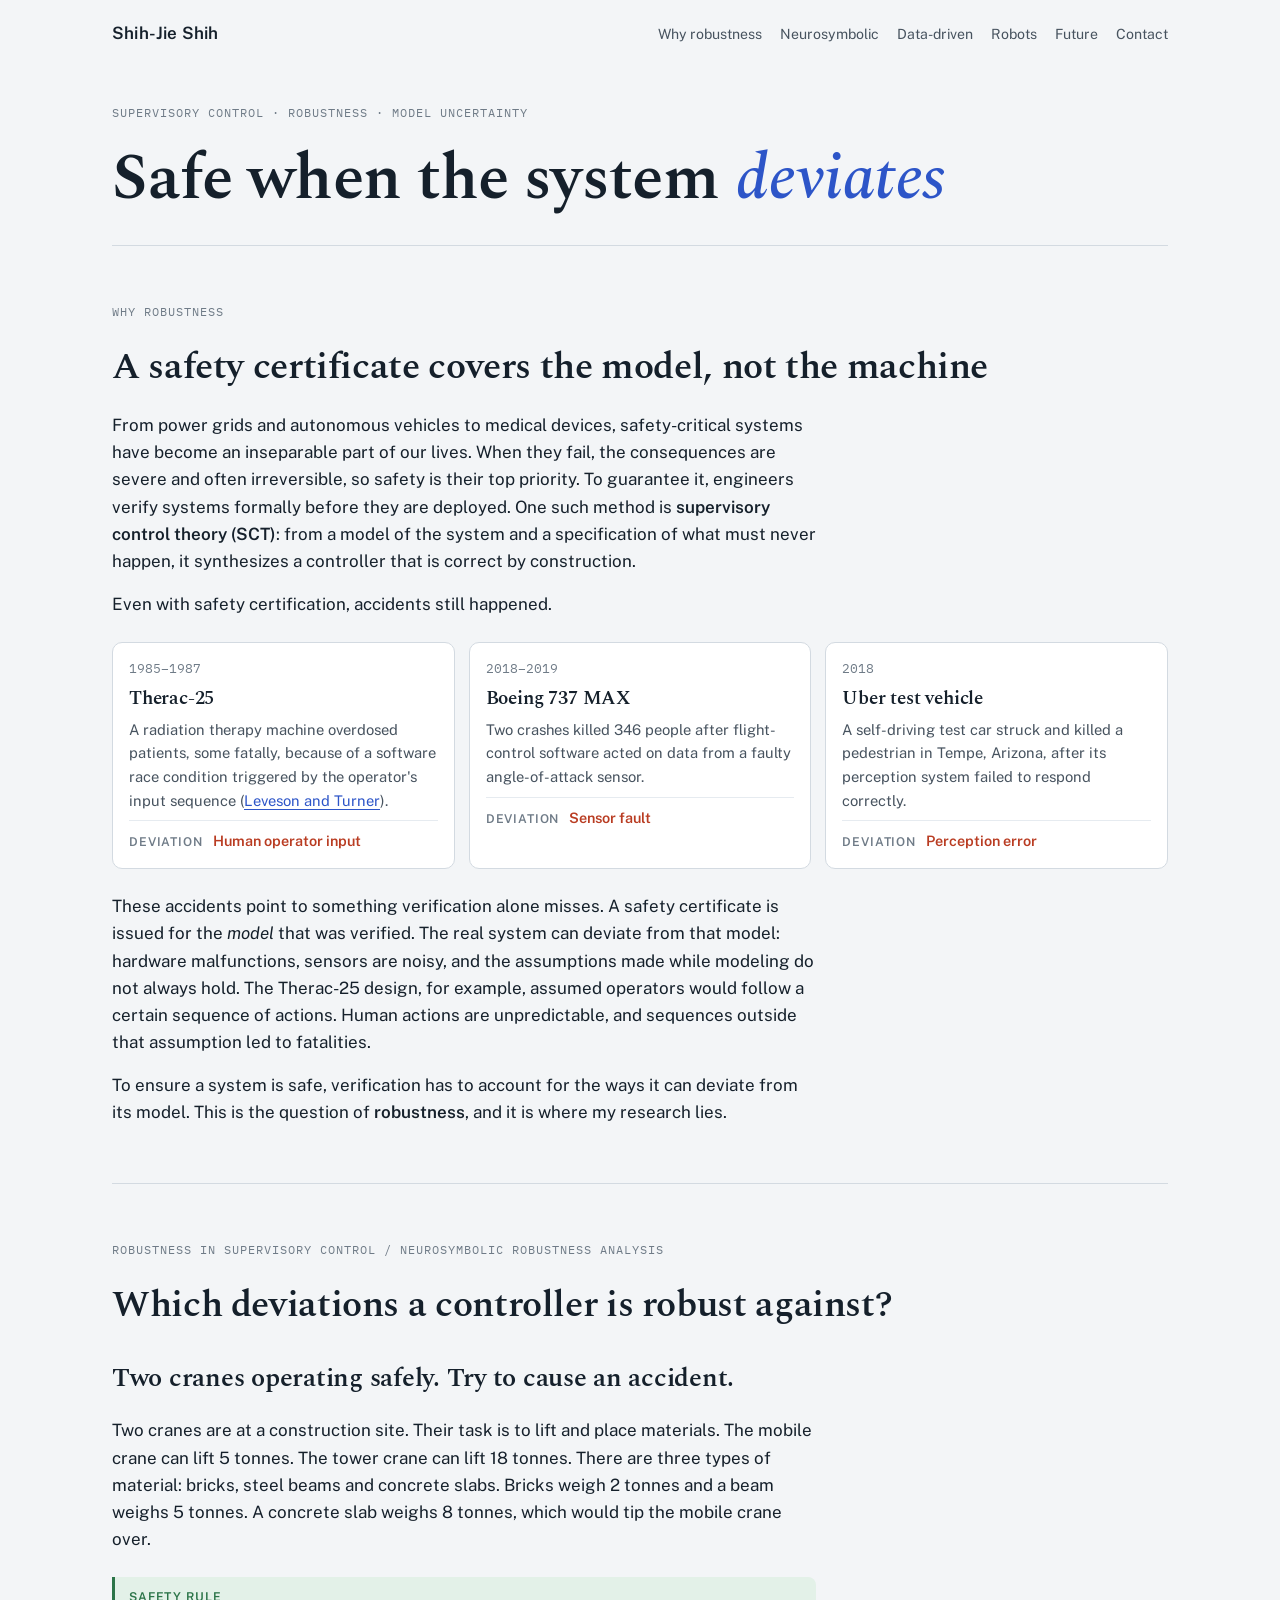
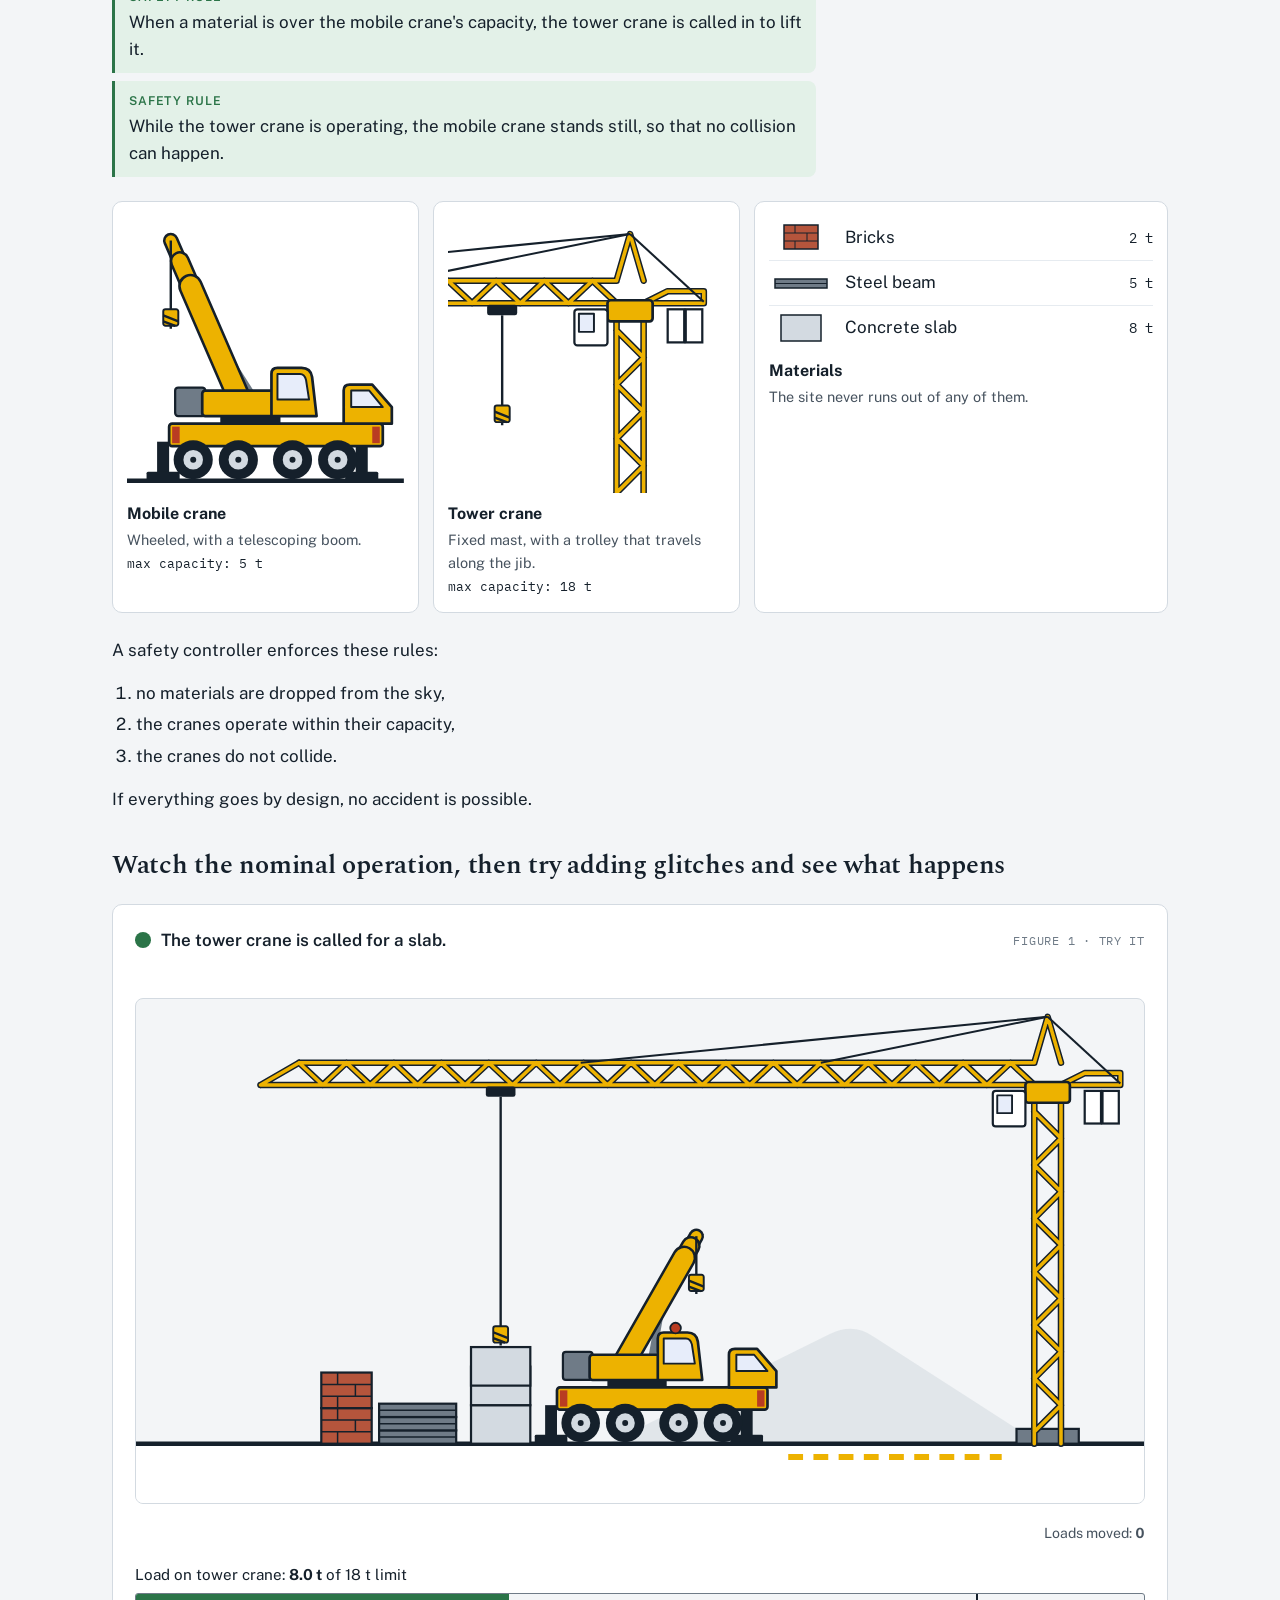
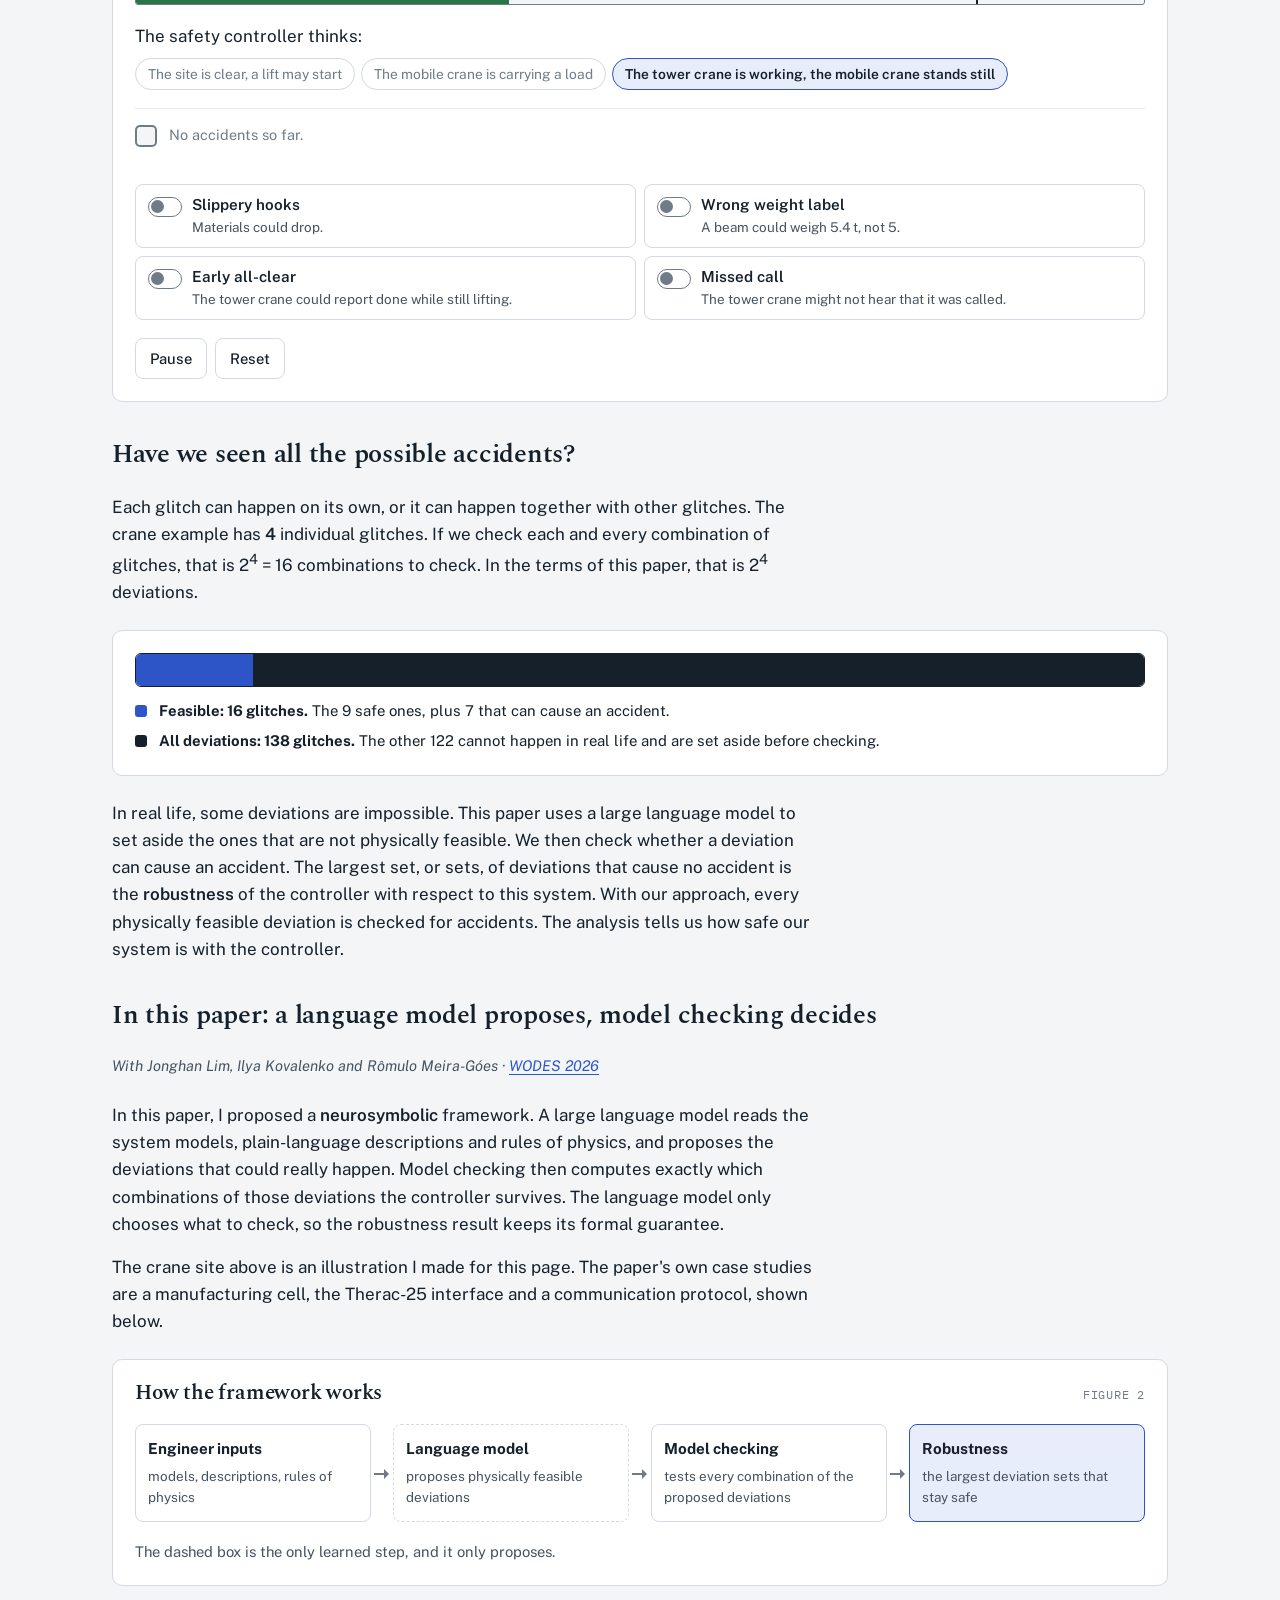
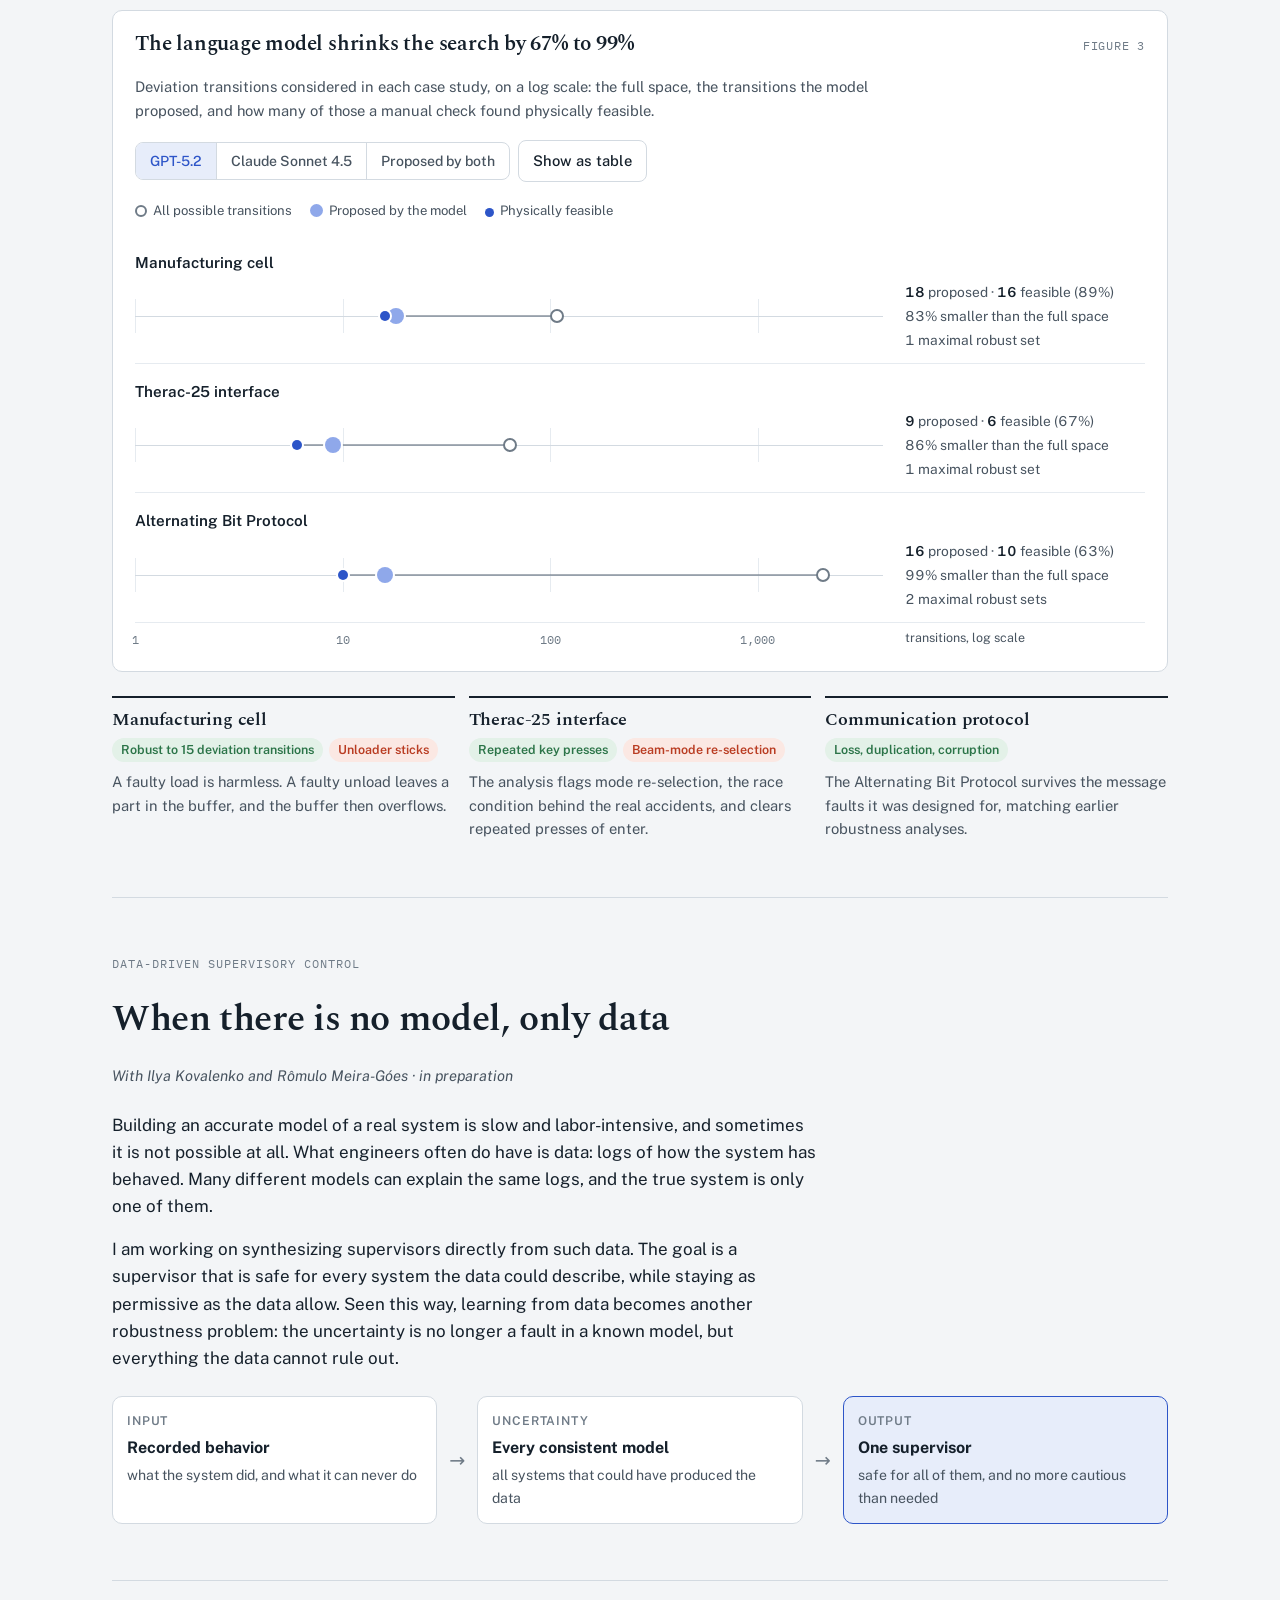
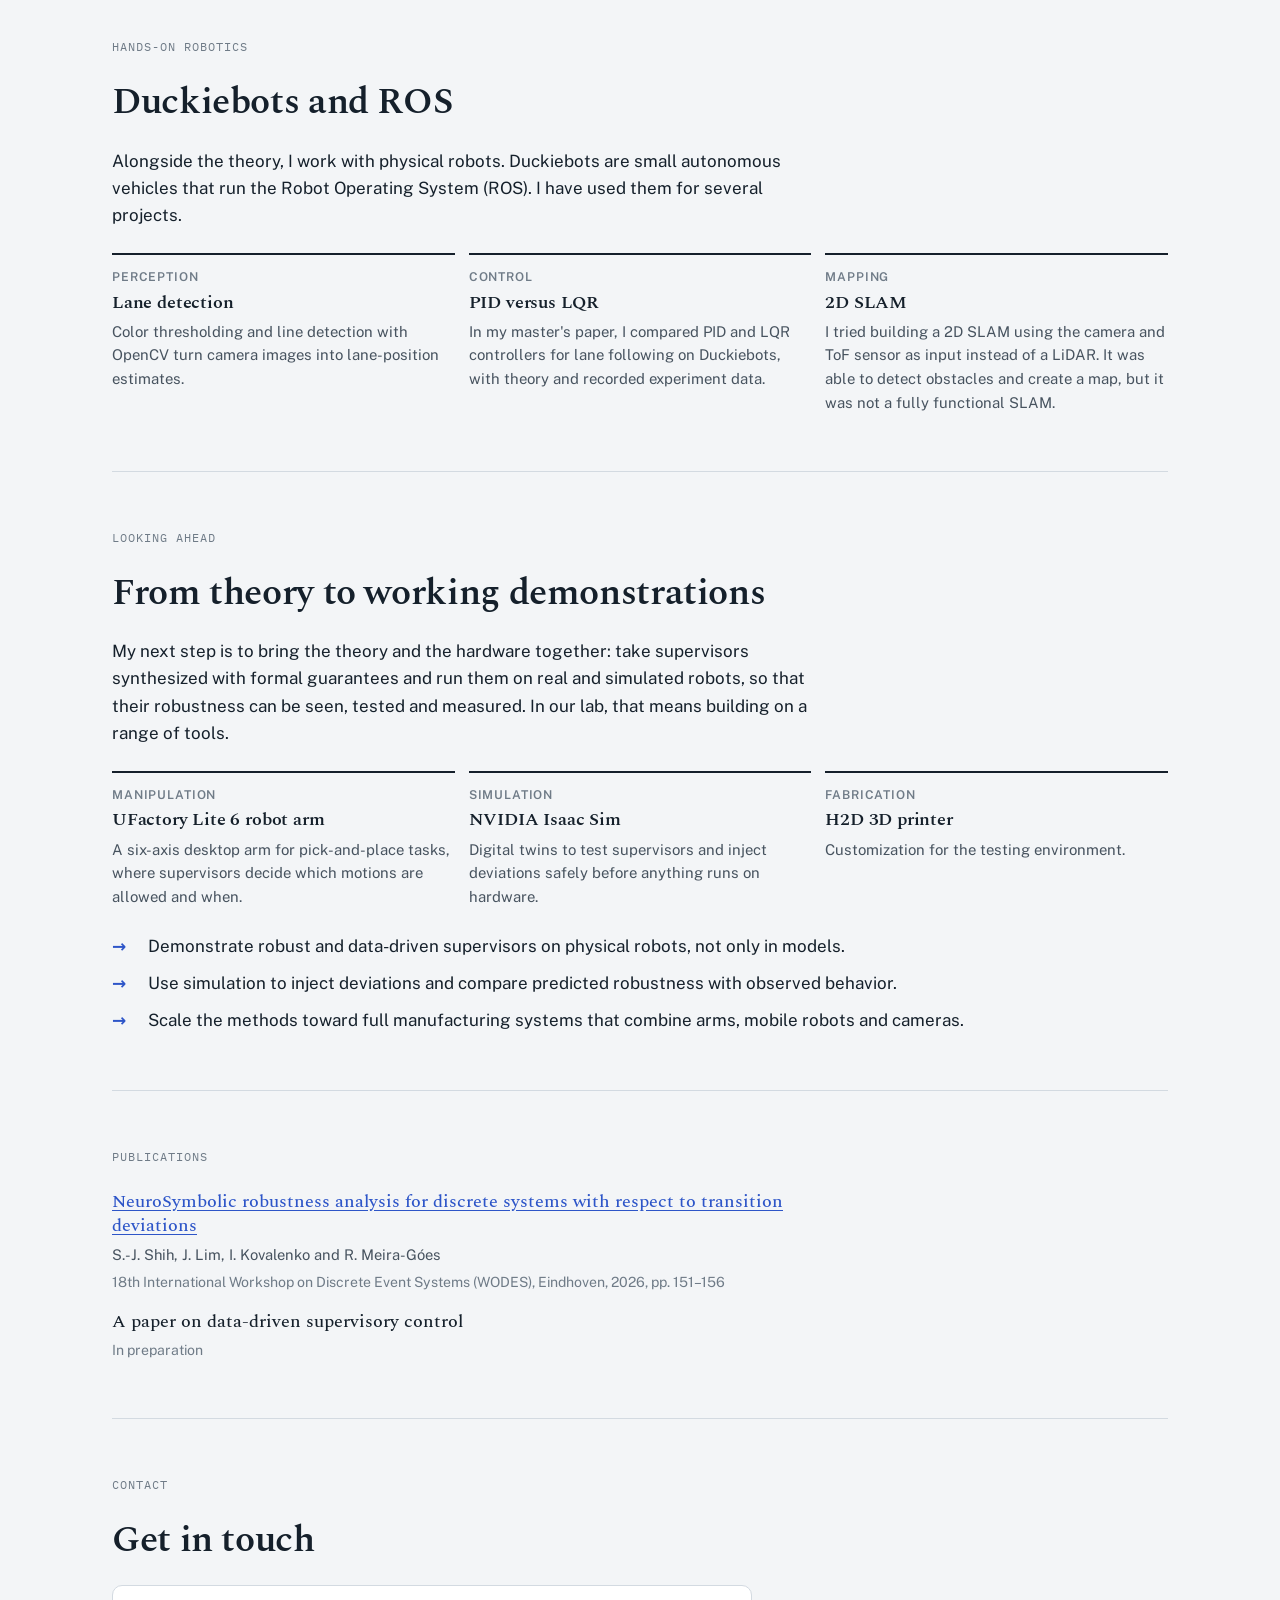
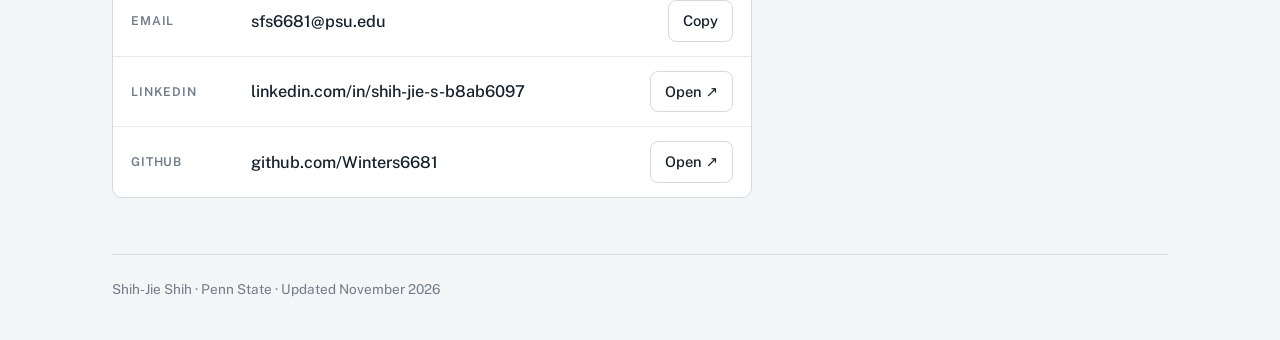
<file: research/safe-when-the-system-deviates.html>
<!DOCTYPE html>
<html lang="en">
<head>
<meta charset="utf-8">
<meta name="viewport" content="width=device-width, initial-scale=1">
<style>html{scroll-padding-top:0}body{margin:0}img{max-width:100%}[hidden]:not([hidden=until-found i]){display:none!important}</style>
<title>Safe When the System Deviates</title>
<link rel="preconnect" href="https://fonts.googleapis.com">
<link rel="preconnect" href="https://fonts.gstatic.com" crossorigin>
<link rel="stylesheet" href="https://fonts.googleapis.com/css2?family=Spectral:ital,wght@0,500;0,600;1,500&family=Public+Sans:ital,wght@0,400;0,500;0,600;1,400&family=IBM+Plex+Mono:wght@400;500&display=swap">
<style>
/* Layout: one reading column (~66ch) with figures that widen to a lab-notebook plate; automaton notation as the visual vernacular. */
:root {
  --bg: #F3F5F7;
  --surface: #FFFFFF;
  --ink: #15202B;
  --ink-2: #47535F;
  --muted: #6F7B87;
  --rule: #D3DAE1;
  --rule-2: #E6EBF0;
  --accent: #2D55C8;
  --accent-soft: #8FA8EA;
  --accent-wash: #E7EDFA;
  --on-accent: #FFFFFF;
  --danger: #B93C22;
  --danger-wash: #FBE8E3;
  --ok: #2B7448;
  --ok-wash: #E3F1E8;
  --warn: #8C6110;
  --warn-wash: #F7EFDB;
  --font-display: "Spectral", "Iowan Old Style", Georgia, serif;
  --font-body: "Public Sans", system-ui, -apple-system, "Segoe UI", sans-serif;
  --font-mono: "IBM Plex Mono", ui-monospace, "SF Mono", Menlo, Consolas, monospace;
  --radius: 10px;
  --col: 44rem;
  --wide: 66rem;
}
@media (prefers-color-scheme: dark) {
  :root:not([data-theme="light"]) {
    --bg: #0F151B; --surface: #161E26; --ink: #E5EBF1; --ink-2: #AAB6C2; --muted: #85929F;
    --rule: #2C3743; --rule-2: #212B35; --accent: #7090E8; --accent-soft: #435C9E; --accent-wash: #1B2640;
    --on-accent: #0F151B; --danger: #EE7B5F; --danger-wash: #3A1F18; --ok: #62C18B; --ok-wash: #16301F;
    --warn: #E0B054; --warn-wash: #33290F; color-scheme: dark;
  }
}
:root[data-theme="dark"] {
  --bg: #0F151B; --surface: #161E26; --ink: #E5EBF1; --ink-2: #AAB6C2; --muted: #85929F;
  --rule: #2C3743; --rule-2: #212B35; --accent: #7090E8; --accent-soft: #435C9E; --accent-wash: #1B2640;
  --on-accent: #0F151B; --danger: #EE7B5F; --danger-wash: #3A1F18; --ok: #62C18B; --ok-wash: #16301F;
  --warn: #E0B054; --warn-wash: #33290F; color-scheme: dark;
}

* { box-sizing: border-box; }
body {
  background: var(--bg); color: var(--ink);
  font-family: var(--font-body); font-size: 17px; line-height: 1.6;
  padding-left: max(16px, env(safe-area-inset-left, 0px));
  padding-right: max(16px, env(safe-area-inset-right, 0px));
  -webkit-font-smoothing: antialiased;
}
a { color: var(--accent); text-underline-offset: 3px; }
a:hover { text-decoration-thickness: 2px; }
:focus-visible { outline: 2px solid var(--accent); outline-offset: 2px; border-radius: 4px; }
h1, h2, h3 { font-family: var(--font-display); font-weight: 600; line-height: 1.15; text-wrap: balance; margin: 0; letter-spacing: -0.01em; }
p { margin: 0; }
.mono { font-family: var(--font-mono); font-size: 0.92em; }
sub { font-size: 0.72em; }

.wrap { max-width: var(--wide); margin-inline: auto; }
.col { max-width: var(--col); }

/* top bar */
.topbar { display: flex; flex-wrap: wrap; gap: 8px 24px; align-items: baseline; justify-content: space-between; padding-block: 20px 0; }
.topbar .who { font-weight: 600; letter-spacing: 0.01em; }
.topbar nav { display: flex; flex-wrap: wrap; gap: 4px 18px; font-size: 0.88rem; }
.topbar nav a { color: var(--ink-2); text-decoration: none; }
.topbar nav a:hover { color: var(--accent); }

/* hero */
.hero { padding-block: 56px 28px; display: grid; gap: 20px; }
.eyebrow { font-family: var(--font-mono); font-size: 0.78rem; letter-spacing: 0.08em; text-transform: uppercase; color: var(--muted); }
.hero h1 { font-size: clamp(2.3rem, 5.6vw, 4rem); max-width: 16ch; }
.hero h1 em { font-style: italic; font-weight: 500; color: var(--accent); }
.lede { font-size: 1.16rem; color: var(--ink-2); max-width: 38rem; }
.byline { font-size: 0.95rem; color: var(--ink-2); }

/* sections */
section { padding-block: 56px; border-top: 1px solid var(--rule); display: grid; gap: 24px; }
section h2 { font-size: clamp(1.7rem, 3.4vw, 2.3rem); }
.prose { display: grid; gap: 16px; max-width: var(--col); }
.prose p { color: var(--ink); }
.prose strong { font-weight: 600; }
.venue { font-size: 0.92rem; color: var(--ink-2); font-style: italic; }
.takeaway { border-left: 3px solid var(--accent); padding: 4px 0 4px 16px; font-family: var(--font-display); font-size: 1.22rem; line-height: 1.4; max-width: 36rem; }

/* figure plates */
.plate { background: var(--surface); border: 1px solid var(--rule); border-radius: var(--radius); padding: 22px; display: grid; gap: 18px; min-width: 0; }
.plate-head { display: flex; flex-wrap: wrap; gap: 6px 16px; align-items: baseline; justify-content: space-between; }
.plate-head h3 { font-size: 1.3rem; }
.fig-no { font-family: var(--font-mono); font-size: 0.78rem; letter-spacing: 0.06em; color: var(--muted); text-transform: uppercase; }
.caption { font-size: 0.92rem; color: var(--ink-2); max-width: 46rem; }
.small { font-size: 0.86rem; color: var(--ink-2); }

/* buttons & controls */
button { font: inherit; cursor: pointer; }
.btn { border: 1px solid var(--rule); background: var(--surface); color: var(--ink); border-radius: 8px; padding: 8px 14px; font-size: 0.92rem; font-weight: 500; }
.btn:hover:not(:disabled) { border-color: var(--accent); color: var(--accent); }
.btn.primary { background: var(--accent); border-color: var(--accent); color: var(--on-accent); }
.btn.primary:hover:not(:disabled) { color: var(--on-accent); filter: brightness(1.08); }
.btn:disabled { cursor: not-allowed; opacity: 0.55; }
.seg { display: inline-flex; border: 1px solid var(--rule); border-radius: 8px; overflow: hidden; flex-wrap: wrap; }
.seg button { border: 0; background: transparent; color: var(--ink-2); padding: 7px 14px; font-size: 0.88rem; font-weight: 500; }
.seg button + button { border-left: 1px solid var(--rule); }
.seg button[aria-pressed="true"] { background: var(--accent-wash); color: var(--accent); }

.pill { display: inline-flex; align-items: center; gap: 6px; font-size: 0.78rem; font-weight: 600; padding: 2px 9px; border-radius: 999px; white-space: nowrap; }
.pill.ok { background: var(--ok-wash); color: var(--ok); }
.pill.bad { background: var(--danger-wash); color: var(--danger); }
.pill.warn { background: var(--warn-wash); color: var(--warn); }
.pill.neutral { background: var(--rule-2); color: var(--ink-2); }

/* ---------- Figure 1: cell simulator ---------- */
.sim { display: grid; grid-template-columns: minmax(0, 1.25fr) minmax(0, 1fr); gap: 22px; }
@media (max-width: 760px) { .sim { grid-template-columns: 1fr; } }
.floor { display: grid; gap: 14px; min-width: 0; align-content: start; }
.stations { display: grid; grid-template-columns: 1fr auto 1fr; gap: 10px; align-items: stretch; }
.station { border: 1px solid var(--rule); border-radius: 8px; padding: 12px; display: grid; gap: 8px; align-content: start; background: var(--bg); }
.station .name { font-size: 0.8rem; color: var(--muted); font-family: var(--font-mono); }
.station .state { font-weight: 600; font-size: 0.95rem; }
.belt { align-self: center; color: var(--muted); font-family: var(--font-mono); font-size: 0.8rem; text-align: center; }
.slotrow { display: flex; gap: 6px; height: 34px; align-items: center; }
.slot { width: 34px; height: 34px; border: 1.5px dashed var(--rule); border-radius: 6px; display: grid; place-items: center; }
.slot.cap { border-style: solid; border-color: var(--muted); }
.part { width: 20px; height: 20px; border-radius: 4px; background: var(--accent); transition: transform 180ms ease; }
.part.spill { background: var(--danger); transform: rotate(18deg); }
.station.over { border-color: var(--danger); background: var(--danger-wash); }
.sup { display: flex; gap: 12px; align-items: center; border: 1px solid var(--rule); border-radius: 8px; padding: 10px 12px; }
.sup .q { font-family: var(--font-mono); font-weight: 500; width: 34px; height: 34px; border-radius: 50%; border: 2px solid var(--accent); color: var(--accent); display: grid; place-items: center; flex: none; }
.sup .t { font-size: 0.9rem; color: var(--ink-2); }
.sup .t b { color: var(--ink); font-weight: 600; }
.status { display: flex; gap: 10px; align-items: center; padding: 10px 12px; border-radius: 8px; font-weight: 600; font-size: 0.95rem; }
.status.ok { background: var(--ok-wash); color: var(--ok); }
.status.bad { background: var(--danger-wash); color: var(--danger); }
.status.warn { background: var(--warn-wash); color: var(--warn); }
.status .ic { font-family: var(--font-mono); width: 22px; height: 22px; border-radius: 50%; border: 2px solid currentColor; display: grid; place-items: center; font-size: 0.8rem; flex: none; }
.status span.sub { font-weight: 400; color: var(--ink-2); }
.trace { font-family: var(--font-mono); font-size: 0.86rem; color: var(--ink-2); min-height: 1.6em; overflow-wrap: anywhere; }
.trace .f { color: var(--danger); text-decoration: underline wavy; text-underline-offset: 4px; }
.controls { display: grid; gap: 14px; align-content: start; min-width: 0; }
.events { display: grid; gap: 8px; }
.ev { display: grid; grid-template-columns: auto 1fr; gap: 2px 12px; align-items: center; text-align: left; border: 1px solid var(--rule); background: var(--surface); color: var(--ink); border-radius: 8px; padding: 9px 12px; }
.ev .sym { font-family: var(--font-mono); font-weight: 500; font-size: 1rem; grid-row: span 2; color: var(--accent); min-width: 3.2em; }
.ev .lab { font-weight: 500; font-size: 0.93rem; }
.ev .why { font-size: 0.78rem; color: var(--muted); }
.ev:hover:not(:disabled) { border-color: var(--accent); }
.ev:disabled { cursor: not-allowed; background: var(--bg); }
.ev:disabled .sym { color: var(--muted); }
.ev:disabled .lab { color: var(--muted); }
.ev .why.blocked { color: var(--warn); }
.faults { display: grid; gap: 8px; }
.fault { display: grid; grid-template-columns: auto 1fr; gap: 2px 10px; align-items: start; padding: 10px 12px; border: 1px solid var(--rule); border-radius: 8px; }
.fault input { margin-top: 4px; width: 18px; height: 18px; accent-color: var(--danger); }
.fault .lab { font-weight: 600; font-size: 0.93rem; display: flex; flex-wrap: wrap; gap: 6px 10px; align-items: center; }
.fault .d { grid-column: 2; font-size: 0.82rem; color: var(--ink-2); }
.fault:has(input:checked) { border-color: var(--danger); background: var(--danger-wash); }
.row { display: flex; flex-wrap: wrap; gap: 8px; align-items: center; }
.label { font-size: 0.76rem; letter-spacing: 0.07em; text-transform: uppercase; color: var(--muted); font-weight: 600; }

/* ---------- Problem: two gaps ---------- */
.gaps { display: grid; grid-template-columns: repeat(2, minmax(0, 1fr)); gap: 16px; }
@media (max-width: 680px) { .gaps { grid-template-columns: 1fr; } }
.gap { border-top: 2px solid var(--ink); padding-top: 12px; display: grid; gap: 8px; align-content: start; }
.gap h3 { font-size: 1.15rem; }
.gap p { font-size: 0.95rem; color: var(--ink-2); }
.gap .tag { font-family: var(--font-mono); font-size: 0.78rem; color: var(--muted); }

/* ---------- Figure 2: dataset explorer ---------- */
.explorer { display: grid; gap: 18px; }
.dataset { display: grid; grid-template-columns: repeat(3, minmax(0, 1fr)); gap: 14px; }
@media (max-width: 760px) { .dataset { grid-template-columns: 1fr; } }
.dgroup { display: grid; gap: 8px; align-content: start; }
.dgroup .help { font-size: 0.8rem; color: var(--muted); }
.chips { display: flex; flex-wrap: wrap; gap: 6px; }
.chip { position: relative; }
.chip input { position: absolute; opacity: 0; inset: 0; margin: 0; cursor: pointer; }
.chip span { display: inline-block; font-family: var(--font-mono); font-size: 0.9rem; border: 1px solid var(--rule); border-radius: 6px; padding: 4px 10px; color: var(--ink-2); background: var(--surface); }
.chip input:checked + span { background: var(--accent-wash); border-color: var(--accent); color: var(--accent); }
.chip.neg input:checked + span { background: var(--danger-wash); border-color: var(--danger); color: var(--danger); }
.chip input:focus-visible + span { outline: 2px solid var(--accent); outline-offset: 2px; }
.switch { display: flex; gap: 10px; align-items: center; font-size: 0.92rem; }
.switch input { width: 18px; height: 18px; accent-color: var(--accent); }
.trees { display: grid; grid-template-columns: repeat(3, minmax(0, 1fr)); gap: 14px; }
@media (max-width: 860px) { .trees { grid-template-columns: 1fr; } }
.tree { border: 1px solid var(--rule); border-radius: 8px; padding: 14px; display: grid; gap: 8px; align-content: start; min-width: 0; }
.tree.ours { border-color: var(--accent); box-shadow: inset 0 0 0 1px var(--accent); }
.tree h4 { margin: 0; font-size: 0.98rem; font-weight: 600; }
.tree .who { font-size: 0.8rem; color: var(--muted); }
.tree svg { width: 100%; height: auto; display: block; }
.tree .count { font-size: 0.88rem; font-weight: 600; }
.tree .count.none { color: var(--danger); }
.tree .strs { font-family: var(--font-mono); font-size: 0.82rem; color: var(--ink-2); overflow-wrap: anywhere; }
.order { font-size: 0.92rem; color: var(--ink-2); display: flex; flex-wrap: wrap; gap: 6px 12px; align-items: center; }
.order .mono { color: var(--ink); }
.legend { display: flex; flex-wrap: wrap; gap: 6px 18px; font-size: 0.82rem; color: var(--ink-2); align-items: center; }
.legend i { display: inline-block; vertical-align: -2px; margin-right: 6px; }
.dot-on { width: 12px; height: 12px; border-radius: 50%; background: var(--accent); }
.dot-off { width: 12px; height: 12px; border-radius: 50%; border: 1.5px solid var(--muted); }
.dot-bad { width: 12px; height: 12px; border-radius: 50%; border: 1.5px dashed var(--danger); }
.note { font-size: 0.9rem; color: var(--ink-2); background: var(--bg); border-radius: 8px; padding: 10px 12px; }

/* pick and place */
.arms { display: grid; gap: 10px; }
.armrow { display: grid; grid-template-columns: 11rem minmax(0, 1fr); gap: 8px 14px; align-items: center; }
@media (max-width: 560px) { .armrow { grid-template-columns: 1fr; } }
.armrow .who { font-size: 0.9rem; font-weight: 600; }
.lanes { display: grid; gap: 6px; }
.lane { display: flex; flex-wrap: wrap; gap: 6px; align-items: center; font-size: 0.82rem; color: var(--muted); }
.tok { font-family: var(--font-mono); font-size: 0.86rem; padding: 3px 9px; border-radius: 6px; background: var(--accent-wash); color: var(--accent); border: 1px solid transparent; }
.tok.off { background: transparent; color: var(--muted); border: 1px dashed var(--rule); text-decoration: line-through; }
.lane .arm { width: 3.6rem; color: var(--ink-2); }

/* ---------- Figure 3: pipelines ---------- */
.pipes { display: grid; gap: 18px; }
.pipe { display: grid; gap: 8px; }
.pipe .ttl { display: flex; flex-wrap: wrap; gap: 4px 12px; align-items: baseline; }
.pipe .ttl b { font-weight: 600; }
.steps { display: grid; grid-template-columns: repeat(4, minmax(0, 1fr)); gap: 22px; position: relative; }
.step { border: 1px solid var(--rule); border-radius: 8px; padding: 12px; background: var(--surface); position: relative; display: grid; gap: 4px; align-content: start; }
.step b { font-size: 0.95rem; }
.step span { font-size: 0.84rem; color: var(--ink-2); }
.step.end { border-color: var(--accent); background: var(--accent-wash); }
.step:not(:last-child)::after { content: ""; position: absolute; right: -18px; top: 50%; width: 14px; height: 2px; background: var(--muted); }
.step:not(:last-child)::before { content: ""; position: absolute; right: -19px; top: calc(50% - 4px); border: 5px solid transparent; border-left-color: var(--muted); border-right: 0; }
.step.learned { border-style: dashed; }
@media (max-width: 760px) {
  .steps { grid-template-columns: 1fr; gap: 18px; }
  .step:not(:last-child)::after { right: auto; left: 24px; top: auto; bottom: -15px; width: 2px; height: 12px; }
  .step:not(:last-child)::before { right: auto; left: 20px; top: auto; bottom: -19px; border: 5px solid transparent; border-top-color: var(--muted); border-bottom: 0; }
}

/* ---------- Figure 4: chart ---------- */
.chart { display: grid; gap: 4px; }
.axis { display: grid; grid-template-columns: minmax(0, 1fr); }
.crow { display: grid; grid-template-columns: minmax(0, 1fr) 15rem; gap: 6px 22px; align-items: center; padding-block: 12px; border-bottom: 1px solid var(--rule-2); }
@media (max-width: 720px) { .crow { grid-template-columns: 1fr; } }
.crow .nm { font-weight: 600; font-size: 0.95rem; grid-column: 1 / -1; }
.track { position: relative; height: 34px; }
.track .base { position: absolute; left: 0; right: 0; top: 50%; height: 1px; background: var(--rule); }
.track .span { position: absolute; top: calc(50% - 1px); height: 2px; background: var(--muted); opacity: 0.6; }
.mk { position: absolute; top: 50%; transform: translate(-50%, -50%); border-radius: 50%; padding: 0; border: 0; }
.mk.full { width: 14px; height: 14px; border: 2px solid var(--muted); background: var(--surface); }
.mk.prop { width: 16px; height: 16px; background: var(--accent-soft); box-shadow: 0 0 0 2px var(--surface); }
.mk.feas { width: 10px; height: 10px; background: var(--accent); box-shadow: 0 0 0 2px var(--surface); }
.mk::before { content: ""; position: absolute; inset: -10px; border-radius: 50%; }
.ticks { position: relative; height: 22px; font-family: var(--font-mono); font-size: 0.74rem; color: var(--muted); }
.ticks span { position: absolute; transform: translateX(-50%); top: 4px; }
.gridl { position: absolute; top: 0; bottom: 0; width: 1px; background: var(--rule-2); }
.cmeta { font-size: 0.86rem; color: var(--ink-2); display: grid; gap: 2px; font-variant-numeric: tabular-nums; }
.cmeta b { color: var(--ink); font-weight: 600; }
.tip { position: absolute; z-index: 5; pointer-events: none; background: var(--ink); color: var(--bg); font-size: 0.8rem; padding: 6px 9px; border-radius: 6px; white-space: nowrap; transform: translate(-50%, calc(-100% - 14px)); top: 50%; }
.tablewrap { overflow-x: auto; }
table { border-collapse: collapse; width: 100%; font-size: 0.88rem; font-variant-numeric: tabular-nums; }
th, td { text-align: left; padding: 8px 10px; border-bottom: 1px solid var(--rule-2); white-space: nowrap; }
th { font-weight: 600; color: var(--ink-2); font-size: 0.8rem; }
td.n, th.n { text-align: right; }

/* findings */
.finds { display: grid; grid-template-columns: repeat(3, minmax(0, 1fr)); gap: 14px; }
@media (max-width: 820px) { .finds { grid-template-columns: 1fr; } }
.find { border-top: 2px solid var(--ink); padding-top: 12px; display: grid; gap: 8px; align-content: start; }
.find h3 { font-size: 1.1rem; }
.find p { font-size: 0.92rem; color: var(--ink-2); }
.find .pills { display: flex; flex-wrap: wrap; gap: 6px; }

/* next + pubs */
.next { display: grid; gap: 10px; max-width: var(--col); padding: 0; margin: 0; list-style: none; counter-reset: n; }
.next li { display: grid; grid-template-columns: 1.6rem minmax(0, 1fr); gap: 10px; }
.next li::before { content: "→"; color: var(--accent); font-weight: 600; }
.next.oneline { max-width: none; }
@media (min-width: 1000px) { .next.oneline li { white-space: nowrap; } }
.pubs { display: grid; gap: 18px; max-width: var(--col); padding: 0; margin: 0; list-style: none; }
.pubs li { display: grid; gap: 4px; }
.pubs .t { font-family: var(--font-display); font-size: 1.15rem; font-weight: 500; line-height: 1.3; }
.pubs .a { font-size: 0.92rem; color: var(--ink-2); }
.pubs .v { font-size: 0.88rem; color: var(--muted); }
footer { border-top: 1px solid var(--rule); padding-block: 24px 40px; font-size: 0.85rem; color: var(--muted); }

@media (prefers-reduced-motion: reduce) { * { transition: none !important; animation: none !important; } }
</style>
<style>
/* ---------- crane walkthrough (scoped) ---------- */
.sub { font-size: clamp(1.3rem, 2.6vw, 1.6rem); margin-top: 14px; }
.rules { display: grid; gap: 8px; max-width: var(--col); padding: 0; margin: 0; list-style: none; }
.rules li { border-left: 3px solid var(--ok); background: var(--ok-wash); border-radius: 0 8px 8px 0; padding: 10px 14px; display: grid; gap: 2px; }
.rules li .label { color: var(--ok); }
.enforce { max-width: var(--col); margin: 0; padding-left: 1.4em; display: grid; gap: 4px; }
.trio { display: grid; grid-template-columns: minmax(0,1fr) minmax(0,1fr) minmax(0,1.35fr); gap: 14px; }
@media (max-width: 760px) { .trio { grid-template-columns: minmax(0,1fr) minmax(0,1fr); } .trio .mats { grid-column: 1 / -1; } }
.trio figure { margin: 0; background: var(--surface); border: 1px solid var(--rule); border-radius: var(--radius); padding: 14px; display: grid; gap: 8px; align-content: start; min-width: 0; }
.trio figure svg { width: 100%; height: auto; display: block; }
.trio figcaption { font-size: 0.9rem; color: var(--ink-2); display: grid; gap: 2px; }
.trio figcaption b { color: var(--ink); font-size: 1rem; }
.trio .cap { font-family: var(--font-mono); font-size: 0.84rem; color: var(--ink); }
.mat { display: grid; grid-template-columns: 64px minmax(0,1fr) auto; gap: 12px; align-items: center; padding: 6px 0; }
.mat + .mat { border-top: 1px solid var(--rule-2); }
.mat .w { font-family: var(--font-mono); font-size: 0.9rem; }

.crsvg { --lane: #EDB200; }
.crsvg .ground { fill: var(--surface); } .crsvg .gl { stroke: var(--ink); stroke-width: 3; }
.crsvg .mound { fill: var(--rule); opacity: .55; }
.crsvg .zone { stroke: var(--lane); stroke-width: 4; stroke-dasharray: 10 7; }
.crsvg .ink { fill: var(--ink); } .crsvg .grey { fill: var(--muted); stroke: var(--ink); stroke-width: 1.5; }
.crsvg .yl { fill: var(--lane); stroke: var(--ink); stroke-width: 1.8; stroke-linejoin: round; }
.crsvg .glass { fill: var(--accent-wash); stroke: var(--ink); stroke-width: 1.3; stroke-linejoin: round; }
.crsvg .red { fill: var(--danger); } .crsvg .lite { fill: var(--surface); stroke: var(--ink); stroke-width: 1.5; }
.crsvg .wheel { fill: var(--ink); } .crsvg .hub { fill: var(--rule); } .crsvg .nut { fill: var(--ink); }
.crsvg .bO { stroke: var(--ink); stroke-linecap: round; } .crsvg .bI { stroke: var(--lane); stroke-linecap: round; }
.crsvg .ram { stroke: var(--muted); stroke-width: 5; stroke-linecap: round; }
.crsvg .cable { stroke: var(--ink); stroke-width: 1.6; }
.crsvg .latO { stroke: var(--ink); stroke-width: 4.4; fill: none; stroke-linejoin: round; stroke-linecap: round; }
.crsvg .latI { stroke: var(--lane); stroke-width: 2.4; fill: none; stroke-linejoin: round; stroke-linecap: round; }
.crsvg .tie { stroke: var(--ink); stroke-width: 1.4; }
.crsvg .brick { fill: #B5553C; stroke: var(--ink); stroke-width: 1.5; } .crsvg .beam { fill: var(--muted); stroke: var(--ink); stroke-width: 1.5; } .crsvg .slab { fill: var(--rule); stroke: var(--ink); stroke-width: 1.5; }
.crsvg .dtl { stroke: var(--ink); stroke-width: 1; fill: none; }
.crsvg .blk { fill: var(--lane); stroke: var(--ink); stroke-width: 1.3; } .crsvg .blkS { stroke: var(--ink); stroke-width: 1.6; }
.crsvg .fade { transition: opacity .9s; opacity: 0; }
#beacon { fill: var(--lane); stroke: var(--ink); stroke-width: 1.2; } #beacon.locked { fill: var(--danger); }
#burst { fill: var(--danger); stroke: var(--ink); stroke-width: 1.5; opacity: 0; } #burst.on { opacity: 1; }
#tower { opacity: 0; transition: opacity .7s; } #tower.on { opacity: 1; }
#crane { transform-box: view-box; transform-origin: 280px 300px; transition: transform 1s cubic-bezier(.5,0,.9,.4); }
#crane.down { transform: rotate(-34deg); }

.cr-top { display: flex; gap: 10px; align-items: flex-start; justify-content: space-between; }
.cr-top .fig-no { white-space: nowrap; flex: none; padding-top: 4px; }
.cr-status { display: flex; gap: 10px; align-items: flex-start; font-weight: 600; min-height: 3.1em; }
.cr-lamp { flex: none; width: 16px; height: 16px; border-radius: 50%; margin-top: 5px; background: var(--ok); }
.cr-status[data-s="stall"] .cr-lamp { background: var(--warn); }
.cr-status[data-s="bad"] .cr-lamp { background: var(--danger); } .cr-status[data-s="bad"] { color: var(--danger); }
.cr-scene { background: var(--bg); border: 1px solid var(--rule); border-radius: 8px; overflow: hidden; }
.cr-scene svg { display: block; width: 100%; height: auto; }
.cr-moved { text-align: right; font-size: 0.88rem; color: var(--ink-2); font-variant-numeric: tabular-nums; }
.cr-gauge { display: grid; gap: 6px; font-size: 0.95rem; }
.cr-bar { height: 12px; border: 1px solid var(--muted); border-radius: 3px; background: var(--bg); position: relative; overflow: hidden; }
.cr-fill { position: absolute; inset: 0 auto 0 0; width: 0; background: var(--ok); transition: width .4s; }
.cr-fill.edge { background: var(--warn); } .cr-fill.over { background: var(--danger); }
.cr-mark { position: absolute; top: 0; bottom: 0; left: 83.33%; width: 2px; background: var(--ink); }
.cr-think { display: grid; gap: 8px; }
.cr-chips { display: flex; flex-wrap: wrap; gap: 6px; }
.cr-chip { border: 1px solid var(--rule); border-radius: 999px; padding: 4px 12px; font-size: 0.86rem; color: var(--muted); }
.cr-chip.on { border-color: var(--accent); background: var(--accent-wash); color: var(--ink); font-weight: 600; }
.cr-alarm { display: grid; grid-template-columns: auto minmax(0,1fr); gap: 12px; align-items: start; border-top: 1px solid var(--rule-2); padding-top: 14px; }
.cr-light { width: 22px; height: 22px; border-radius: 5px; border: 2px solid var(--muted); background: var(--bg); margin-top: 2px; }
.cr-light.on { background: var(--danger); border-color: var(--danger); box-shadow: 0 0 0 4px var(--danger-wash); }
.cr-alog { margin: 0; padding: 0; list-style: none; display: grid; gap: 4px; font-size: 0.9rem; min-height: 3em; }
.cr-alog li { color: var(--ink-2); } .cr-alog li:first-child:not(.none) { color: var(--danger); font-weight: 500; } .cr-alog li.none { color: var(--muted); }
.cr-switches { display: grid; grid-template-columns: repeat(2, minmax(0,1fr)); gap: 8px; }
@media (max-width: 400px) { .cr-switches { grid-template-columns: 1fr; } }
.cr-sw { display: flex; gap: 10px; align-items: flex-start; text-align: left; background: var(--surface); color: var(--ink); border: 1px solid var(--rule); border-radius: 8px; padding: 10px 12px; line-height: 1.3; }
.cr-sw:hover { border-color: var(--accent); }
.cr-knob { flex: none; width: 34px; height: 20px; border: 1.5px solid var(--muted); border-radius: 999px; position: relative; margin-top: 2px; }
.cr-knob::after { content: ""; position: absolute; top: 2px; left: 2px; width: 13px; height: 13px; border-radius: 50%; background: var(--muted); transition: left .15s; }
.cr-sw[aria-pressed="true"] { background: var(--warn-wash); border-color: var(--warn); }
.cr-sw[aria-pressed="true"] .cr-knob { border-color: var(--warn); } .cr-sw[aria-pressed="true"] .cr-knob::after { left: 16px; background: var(--warn); }
.cr-sw b { display: block; font-weight: 600; font-size: 0.95rem; } .cr-sw .d { font-size: 0.84rem; color: var(--ink-2); }

.calc { display: grid; gap: 6px; max-width: var(--col); }
.calc .prompt { font-size: 0.88rem; color: var(--muted); }
.calc .box { display: flex; flex-wrap: wrap; gap: 10px 14px; align-items: center; background: var(--surface); border: 1px solid var(--rule); border-radius: var(--radius); padding: 14px 16px; }
.calc input { font: inherit; font-family: var(--font-mono); width: 6.5rem; padding: 7px 10px; border: 1px solid var(--muted); border-radius: 6px; background: var(--bg); color: var(--ink); }
.calc .out { font-family: var(--font-mono); font-size: 0.95rem; border: 1px solid var(--rule); border-radius: 6px; padding: 7px 10px; background: var(--bg); min-width: 6.5rem; max-width: 100%; overflow-wrap: anywhere; flex: 1 1 12rem; }
.nest { display: grid; gap: 12px; }
.nest .bar { display: flex; height: 34px; border-radius: 6px; overflow: hidden; border: 1px solid var(--ink); }
.nest .bar div { min-width: 26px; }
.nest .s-feas { background: var(--accent); } .nest .s-all { background: var(--ink); flex: 1 1 auto; }
.nest ul { margin: 0; padding: 0; list-style: none; display: grid; gap: 6px; font-size: 0.93rem; }
.nest li { display: grid; grid-template-columns: 14px minmax(0,1fr); gap: 10px; align-items: baseline; }
.nest li i { width: 12px; height: 12px; border-radius: 3px; display: block; transform: translateY(1px); }
</style>
</head>
<body>

<div class="wrap">
  <header class="topbar">
    <div class="who">Shih-Jie Shih</div>
    <nav aria-label="Sections">
      <a href="#why">Why robustness</a>
      <a href="#neurosymbolic">Neurosymbolic</a>
      <a href="#data-driven">Data-driven</a>
      <a href="#robots">Robots</a>
      <a href="#ahead">Future</a>
      <a href="#contact">Contact</a>
    </nav>
  </header>

  <div class="hero">
    <div class="eyebrow">Supervisory control · Robustness · Model uncertainty</div>
    <h1>Safe when the system <em>deviates</em></h1>
  </div>

  <section id="why" aria-labelledby="h-why">
    <div class="eyebrow">Why robustness</div>
    <h2 id="h-why">A safety certificate covers the model, not the machine</h2>
    <div class="prose">
      <p>From power grids and autonomous vehicles to medical devices, safety-critical systems have become an inseparable part of our lives. When they fail, the consequences are severe and often irreversible, so safety is their top priority. To guarantee it, engineers verify systems formally before they are deployed. One such method is <strong>supervisory control theory (SCT)</strong>: from a model of the system and a specification of what must never happen, it synthesizes a controller that is correct by construction.</p>
      <p>Even with safety certification, accidents still happened.</p>
    </div>

    <div class="incidents">
      <article class="inc">
        <div class="yr">1985–1987</div>
        <h3>Therac-25</h3>
        <p>A radiation therapy machine overdosed patients, some fatally, because of a software race condition triggered by the operator's input sequence (<a href="https://doi.org/10.1109/MC.1993.274940">Leveson and Turner</a>).</p>
        <div class="dev"><span class="label">Deviation</span><span>Human operator input</span></div>
      </article>
      <article class="inc">
        <div class="yr">2018–2019</div>
        <h3>Boeing 737 MAX</h3>
        <p>Two crashes killed 346 people after flight-control software acted on data from a faulty angle-of-attack sensor.</p>
        <div class="dev"><span class="label">Deviation</span><span>Sensor fault</span></div>
      </article>
      <article class="inc">
        <div class="yr">2018</div>
        <h3>Uber test vehicle</h3>
        <p>A self-driving test car struck and killed a pedestrian in Tempe, Arizona, after its perception system failed to respond correctly.</p>
        <div class="dev"><span class="label">Deviation</span><span>Perception error</span></div>
      </article>
    </div>

    <div class="prose">
      <p>These accidents point to something verification alone misses. A safety certificate is issued for the <em>model</em> that was verified. The real system can deviate from that model: hardware malfunctions, sensors are noisy, and the assumptions made while modeling do not always hold. The Therac-25 design, for example, assumed operators would follow a certain sequence of actions. Human actions are unpredictable, and sequences outside that assumption led to fatalities.</p>
      <p>To ensure a system is safe, verification has to account for the ways it can deviate from its model. This is the question of <strong>robustness</strong>, and it is where my research lies.</p>
    </div>
  </section>

  <section id="neurosymbolic" aria-labelledby="h-ns">
    <div class="eyebrow">Robustness in supervisory control / Neurosymbolic robustness analysis</div>
    <h2 id="h-ns">Which deviations a controller is robust against?</h2>

    <h3 class="sub">Two cranes operating safely. Try to cause an accident.</h3>
    <div class="prose">
      <p>Two cranes are at a construction site. Their task is to lift and place materials. The mobile crane can lift 5 tonnes. The tower crane can lift 18 tonnes. There are three types of material: bricks, steel beams and concrete slabs. Bricks weigh 2 tonnes and a beam weighs 5 tonnes. A concrete slab weighs 8 tonnes, which would tip the mobile crane over.</p>
    </div>
    <ul class="rules">
      <li><span class="label">Safety rule</span><span>When a material is over the mobile crane's capacity, the tower crane is called in to lift it.</span></li>
      <li><span class="label">Safety rule</span><span>While the tower crane is operating, the mobile crane stands still, so that no collision can happen.</span></li>
    </ul>

    <div class="trio">
      <figure>
        <svg class="crsvg" viewBox="256 124 184 184" role="img" aria-label="Drawing of a wheeled mobile crane">
          <line class="gl" x1="256" y1="300" x2="440" y2="300"/>
          <line class="ram" x1="346" y1="254" x2="309.4" y2="196.3"/>
          <line class="bO" stroke-width="10.4" x1="330" y1="244" x2="285.1" y2="140.3"/><line class="bI" stroke-width="7" x1="330" y1="244" x2="285.1" y2="140.3"/>
          <line class="bO" stroke-width="13.4" x1="330" y1="244" x2="291.1" y2="154"/><line class="bI" stroke-width="10" x1="330" y1="244" x2="291.1" y2="154"/>
          <line class="bO" stroke-width="16.4" x1="330" y1="244" x2="298.2" y2="170.6"/><line class="bI" stroke-width="13" x1="330" y1="244" x2="298.2" y2="170.6"/>
          <line class="cable" x1="285.1" y1="140.3" x2="285.1" y2="186"/><g class="blockhere" transform="translate(285.1,200)"></g>
          <g class="bodyhere"></g>
        </svg>
        <figcaption><b>Mobile crane</b><span>Wheeled, with a telescoping boom.</span><span class="cap">max capacity: 5 t</span></figcaption>
      </figure>
      <figure>
        <svg class="crsvg" viewBox="494 0 184 184" role="img" aria-label="Drawing of the top of a tower crane">
          <g class="lathere"></g>
          <line class="tie" x1="615" y1="12" x2="300" y2="43"/><line class="tie" x1="615" y1="12" x2="462" y2="43"/><line class="tie" x1="615" y1="12" x2="664" y2="57"/>
          <rect class="yl" x="600" y="56" width="30" height="14" rx="2"/>
          <rect class="lite" x="640" y="62" width="11" height="22"/><rect class="lite" x="652" y="62" width="11" height="22"/>
          <rect class="lite" x="578" y="62" width="22" height="24" rx="2"/><path class="glass" d="M581 65h10v12h-10z"/>
          <line class="cable" x1="530" y1="66" x2="530" y2="126"/><g class="blockhere" transform="translate(530,140)"></g>
          <rect class="ink" x="520" y="59" width="20" height="7" rx="1.5"/>
        </svg>
        <figcaption><b>Tower crane</b><span>Fixed mast, with a trolley that travels along the jib.</span><span class="cap">max capacity: 18 t</span></figcaption>
      </figure>
      <figure class="mats">
        <div>
          <div class="mat"><svg class="crsvg" viewBox="-32 -3 64 32" aria-hidden="true"><g class="art-L"></g></svg><span>Bricks</span><span class="w">2 t</span></div>
          <div class="mat"><svg class="crsvg" viewBox="-32 -12 64 32" aria-hidden="true"><g class="art-M"></g></svg><span>Steel beam</span><span class="w">5 t</span></div>
          <div class="mat"><svg class="crsvg" viewBox="-32 -3 64 32" aria-hidden="true"><g class="art-H"></g></svg><span>Concrete slab</span><span class="w">8 t</span></div>
        </div>
        <figcaption><b>Materials</b><span>The site never runs out of any of them.</span></figcaption>
      </figure>
    </div>

    <div class="prose">
      <p>A safety controller enforces these rules:</p>
      <ol class="enforce">
        <li>no materials are dropped from the sky,</li>
        <li>the cranes operate within their capacity,</li>
        <li>the cranes do not collide.</li>
      </ol>
      <p>If everything goes by design, no accident is possible.</p>
    </div>

    <h3 class="sub">Watch the nominal operation, then try adding glitches and see what happens</h3>

    <!-- Figure 1 -->
    <div class="plate" id="crane-figure">
      <div class="cr-top">
        <div class="cr-status" id="crStatus" data-s="ok" role="status" aria-live="polite"><span class="cr-lamp"></span><span id="crStatusText"></span></div>
        <span class="fig-no">Figure 1 · try it</span>
      </div>
      <div class="cr-scene">
        <svg class="crsvg" viewBox="0 0 680 340" role="img" aria-label="A mobile crane between three piles of material and a drop zone, with a tower crane that appears when it is called">
          <path class="mound" d="M318 300L468 226q16-8 30 2l112 72z"/>
          <rect class="ground" x="0" y="300" width="680" height="40"/>
          <line class="gl" x1="0" y1="300" x2="680" y2="300"/>
          <line class="zone" x1="440" y1="309" x2="584" y2="309"/>
          <g id="piles"></g>
          <g id="tower">
            <rect class="grey" x="594" y="290" width="42" height="10"/>
            <g class="lathere"></g>
            <line class="tie" x1="615" y1="12" x2="300" y2="43"/><line class="tie" x1="615" y1="12" x2="462" y2="43"/><line class="tie" x1="615" y1="12" x2="664" y2="57"/>
            <rect class="yl" x="600" y="56" width="30" height="14" rx="2"/>
            <rect class="lite" x="640" y="62" width="11" height="22"/><rect class="lite" x="652" y="62" width="11" height="22"/>
            <rect class="lite" x="578" y="62" width="22" height="24" rx="2"/><path class="glass" d="M581 65h10v12h-10z"/>
            <g id="tsw"><line class="cable" id="tcable" x1="560" y1="66" x2="560" y2="80"/><g id="tblock" class="blockhere"></g><g id="theld"></g></g>
            <rect class="ink" id="trolley" x="550" y="59" width="20" height="7" rx="1.5"/>
          </g>
          <g id="crane">
            <g id="boom"></g>
            <line class="cable" id="cable" x1="0" y1="0" x2="0" y2="0"/>
            <g id="mblock" class="blockhere"></g><g id="held"></g>
            <g class="bodyhere"></g>
          </g>
          <g id="drops"></g>
          <path id="burst" d="M0-15l4 9 10-4-4 10 9 4-9 4 4 10-10-4-4 9-4-9-10 4 4-10-9-4 9-4-4-10 10 4z"/>
        </svg>
      </div>
      <div class="cr-moved">Loads moved: <b id="crMoved">0</b></div>

      <div class="cr-gauge">
        <div id="crGaugeText"></div>
        <div class="cr-bar"><div class="cr-fill" id="crGaugeFill"></div><div class="cr-mark"></div></div>
      </div>

      <div class="cr-think">
        <div>The safety controller thinks:</div>
        <div class="cr-chips">
          <span class="cr-chip" id="crA">The site is clear, a lift may start</span>
          <span class="cr-chip" id="crB">The mobile crane is carrying a load</span>
          <span class="cr-chip" id="crC">The tower crane is working, the mobile crane stands still</span>
        </div>
      </div>

      <div class="cr-alarm">
        <div class="cr-light" id="crLight" role="img" aria-label="Accident warning light"></div>
        <ol class="cr-alog" id="crAlog" aria-live="polite"><li class="none">No accidents so far.</li></ol>
      </div>

      <div class="cr-switches" id="crSwitches"></div>
      <div class="row">
        <button class="btn" id="crPause" aria-pressed="false">Pause</button>
        <button class="btn" id="crReset">Reset</button>
      </div>
    </div>

    <h3 class="sub">Have we seen all the possible accidents?</h3>
    <div class="prose">
      <p>Each glitch can happen on its own, or it can happen together with other glitches. The crane example has <strong>4</strong> individual glitches. If we check each and every combination of glitches, that is 2<sup>4</sup> = 16 combinations to check. In the terms of this paper, that is 2<sup>4</sup> deviations.</p>
    </div>
    <div class="plate nest">
      <div class="bar" id="crNestBar" role="img" aria-label="Share of feasible deviations among all deviations"></div>
      <ul id="crNestLegend"></ul>
    </div>

    <div class="prose">
      <p>In real life, some deviations are impossible. This paper uses a large language model to set aside the ones that are not physically feasible. We then check whether a deviation can cause an accident. The largest set, or sets, of deviations that cause no accident is the <strong>robustness</strong> of the controller with respect to this system. With our approach, every physically feasible deviation is checked for accidents. The analysis tells us how safe our system is with the controller.</p>
    </div>

    <h3 class="sub">In this paper: a language model proposes, model checking decides</h3>
    <p class="venue">With Jonghan Lim, Ilya Kovalenko and Rômulo Meira-Góes · <a href="https://doi.org/10.1109/WODES69290.2026.11598211">WODES 2026</a></p>
    <div class="prose">
      <p>In this paper, I proposed a <strong>neurosymbolic</strong> framework. A large language model reads the system models, plain-language descriptions and rules of physics, and proposes the deviations that could really happen. Model checking then computes exactly which combinations of those deviations the controller survives. The language model only chooses what to check, so the robustness result keeps its formal guarantee.</p>
      <p>The crane site above is an illustration I made for this page. The paper's own case studies are a manufacturing cell, the Therac-25 interface and a communication protocol, shown below.</p>
    </div>

    <div class="plate">
      <div class="plate-head">
        <h3>How the framework works</h3>
        <span class="fig-no">Figure 2</span>
      </div>
      <div class="steps">
        <div class="step"><b>Engineer inputs</b><span>models, descriptions, rules of physics</span></div>
        <div class="step learned"><b>Language model</b><span>proposes physically feasible deviations</span></div>
        <div class="step"><b>Model checking</b><span>tests every combination of the proposed deviations</span></div>
        <div class="step end"><b>Robustness</b><span>the largest deviation sets that stay safe</span></div>
      </div>
      <p class="caption">The dashed box is the only learned step, and it only proposes.</p>
    </div>

    <!-- Figure 3 -->
    <div class="plate">
      <div class="plate-head">
        <h3>The language model shrinks the search by 67% to 99%</h3>
        <span class="fig-no">Figure 3</span>
      </div>
      <p class="caption">Deviation transitions considered in each case study, on a log scale: the full space, the transitions the model proposed, and how many of those a manual check found physically feasible.</p>
      <div class="row">
        <div class="seg" role="group" aria-label="Language model">
          <button type="button" data-m="gpt" aria-pressed="true">GPT-5.2</button>
          <button type="button" data-m="claude" aria-pressed="false">Claude Sonnet 4.5</button>
          <button type="button" data-m="both" aria-pressed="false">Proposed by both</button>
        </div>
        <button class="btn" id="tbl-toggle" aria-expanded="false">Show as table</button>
      </div>
      <div class="legend">
        <span><i class="mk-l full"></i>All possible transitions</span>
        <span><i class="mk-l prop"></i>Proposed by the model</span>
        <span><i class="mk-l feas"></i>Physically feasible</span>
      </div>
      <div class="chart" id="chart"></div>
      <div class="tablewrap" id="tbl" hidden></div>
    </div>

    <div class="finds">
      <div class="find">
        <h3>Manufacturing cell</h3>
        <div class="pills"><span class="pill ok">Robust to 15 deviation transitions</span><span class="pill bad">Unloader sticks</span></div>
        <p>A faulty load is harmless. A faulty unload leaves a part in the buffer, and the buffer then overflows.</p>
      </div>
      <div class="find">
        <h3>Therac-25 interface</h3>
        <div class="pills"><span class="pill ok">Repeated key presses</span><span class="pill bad">Beam-mode re-selection</span></div>
        <p>The analysis flags mode re-selection, the race condition behind the real accidents, and clears repeated presses of enter.</p>
      </div>
      <div class="find">
        <h3>Communication protocol</h3>
        <div class="pills"><span class="pill ok">Loss, duplication, corruption</span></div>
        <p>The Alternating Bit Protocol survives the message faults it was designed for, matching earlier robustness analyses.</p>
      </div>
    </div>
  </section>

  <section id="data-driven" aria-labelledby="h-dd">
    <div class="eyebrow">Data-driven supervisory control</div>
    <h2 id="h-dd">When there is no model, only data</h2>
    <p class="venue">With Ilya Kovalenko and Rômulo Meira-Góes · in preparation</p>
    <div class="prose">
      <p>Building an accurate model of a real system is slow and labor-intensive, and sometimes it is not possible at all. What engineers often do have is data: logs of how the system has behaved. Many different models can explain the same logs, and the true system is only one of them.</p>
      <p>I am working on synthesizing supervisors directly from such data. The goal is a supervisor that is safe for every system the data could describe, while staying as permissive as the data allow. Seen this way, learning from data becomes another robustness problem: the uncertainty is no longer a fault in a known model, but everything the data cannot rule out.</p>
    </div>
    <div class="flow3" aria-label="From data to a safe supervisor">
      <div class="fbox"><span class="label">Input</span><b>Recorded behavior</b><span>what the system did, and what it can never do</span></div>
      <div class="farrow" aria-hidden="true">→</div>
      <div class="fbox"><span class="label">Uncertainty</span><b>Every consistent model</b><span>all systems that could have produced the data</span></div>
      <div class="farrow" aria-hidden="true">→</div>
      <div class="fbox end"><span class="label">Output</span><b>One supervisor</b><span>safe for all of them, and no more cautious than needed</span></div>
    </div>
  </section>

  <section id="robots" aria-labelledby="h-robots">
    <div class="eyebrow">Hands-on robotics</div>
    <h2 id="h-robots">Duckiebots and ROS</h2>
    <div class="prose">
      <p>Alongside the theory, I work with physical robots. Duckiebots are small autonomous vehicles that run the Robot Operating System (ROS). I have used them for several projects.</p>
    </div>
    <div class="cards">
      <div class="card">
        <span class="label">Perception</span>
        <h3>Lane detection</h3>
        <p>Color thresholding and line detection with OpenCV turn camera images into lane-position estimates.</p>
      </div>
      <div class="card">
        <span class="label">Control</span>
        <h3>PID versus LQR</h3>
        <p>In my master's paper, I compared PID and LQR controllers for lane following on Duckiebots, with theory and recorded experiment data.</p>
      </div>
      <div class="card">
        <span class="label">Mapping</span>
        <h3>2D SLAM</h3>
        <p>I tried building a 2D SLAM using the camera and ToF sensor as input instead of a LiDAR. It was able to detect obstacles and create a map, but it was not a fully functional SLAM.</p>
      </div>
    </div>
  </section>

  <section id="ahead" aria-labelledby="h-ahead">
    <div class="eyebrow">Looking ahead</div>
    <h2 id="h-ahead">From theory to working demonstrations</h2>
    <div class="prose">
      <p>My next step is to bring the theory and the hardware together: take supervisors synthesized with formal guarantees and run them on real and simulated robots, so that their robustness can be seen, tested and measured. In our lab, that means building on a range of tools.</p>
    </div>
    <div class="cards">
      <div class="card">
        <span class="label">Manipulation</span>
        <h3>UFactory Lite 6 robot arm</h3>
        <p>A six-axis desktop arm for pick-and-place tasks, where supervisors decide which motions are allowed and when.</p>
      </div>
      <div class="card">
        <span class="label">Simulation</span>
        <h3>NVIDIA Isaac Sim</h3>
        <p>Digital twins to test supervisors and inject deviations safely before anything runs on hardware.</p>
      </div>
      <div class="card">
        <span class="label">Fabrication</span>
        <h3>H2D 3D printer</h3>
        <p>Customization for the testing environment.</p>
      </div>
    </div>
    <ul class="next oneline">
      <li>Demonstrate robust and data-driven supervisors on physical robots, not only in models.</li>
      <li>Use simulation to inject deviations and compare predicted robustness with observed behavior.</li>
      <li>Scale the methods toward full manufacturing systems that combine arms, mobile robots and cameras.</li>
    </ul>
  </section>

  <section id="publications" aria-labelledby="h-pubs">
    <div class="eyebrow">Publications</div>
    <h2 id="h-pubs" class="sr">Publications</h2>
    <ul class="pubs">
      <li>
        <a class="t" href="https://doi.org/10.1109/WODES69290.2026.11598211">NeuroSymbolic robustness analysis for discrete systems with respect to transition deviations</a>
        <span class="a">S.-J. Shih, J. Lim, I. Kovalenko and R. Meira-Góes</span>
        <span class="v">18th International Workshop on Discrete Event Systems (WODES), Eindhoven, 2026, pp. 151–156</span>
      </li>
      <li>
        <span class="t">A paper on data-driven supervisory control</span>
        <span class="v">In preparation</span>
      </li>
    </ul>
  </section>

  <section id="contact" aria-labelledby="h-contact">
    <div class="eyebrow">Contact</div>
    <h2 id="h-contact">Get in touch</h2>
    <div class="contact-card">
      <div class="crow3">
        <span class="label">Email</span>
        <span class="addr" id="email-addr">sfs6681@psu.edu</span>
        <button class="btn" id="copy-email" type="button">Copy</button>
      </div>
      <div class="crow3">
        <span class="label">LinkedIn</span>
        <span class="addr">linkedin.com/in/shih-jie-s-b8ab6097</span>
        <a class="btn" href="https://www.linkedin.com/in/shih-jie-s-b8ab6097/" rel="noopener">Open ↗</a>
      </div>
      <div class="crow3">
        <span class="label">GitHub</span>
        <span class="addr">github.com/Winters6681</span>
        <a class="btn" href="https://github.com/Winters6681" rel="noopener">Open ↗</a>
      </div>
    </div>
  </section>

  <footer>Shih-Jie Shih · Penn State · Updated November 2026</footer>
</div>

<style>
.mk-l { display: inline-block; border-radius: 50%; vertical-align: -2px; margin-right: 6px; }
.mk-l.full { width: 12px; height: 12px; border: 2px solid var(--muted); background: var(--surface); }
.mk-l.prop { width: 13px; height: 13px; background: var(--accent-soft); }
.mk-l.feas { width: 9px; height: 9px; background: var(--accent); }
.sr { position: absolute; width: 1px; height: 1px; overflow: hidden; clip: rect(0 0 0 0); white-space: nowrap; }
.hero h1 { max-width: none; white-space: nowrap; font-size: clamp(1.5rem, 6vw, 4rem); }

.incidents { display: grid; grid-template-columns: repeat(3, minmax(0, 1fr)); gap: 14px; }
@media (max-width: 820px) { .incidents { grid-template-columns: 1fr; } }
.inc { background: var(--surface); border: 1px solid var(--rule); border-radius: var(--radius); padding: 16px; display: grid; gap: 8px; align-content: start; }
.inc .yr { font-family: var(--font-mono); font-size: 0.8rem; color: var(--muted); }
.inc h3 { font-size: 1.2rem; }
.inc p { font-size: 0.92rem; color: var(--ink-2); }
.inc .dev { display: flex; flex-wrap: wrap; gap: 4px 10px; align-items: baseline; border-top: 1px solid var(--rule-2); padding-top: 8px; font-size: 0.9rem; font-weight: 600; color: var(--danger); }

.flow3 { display: grid; grid-template-columns: minmax(0, 1fr) auto minmax(0, 1fr) auto minmax(0, 1fr); gap: 12px; align-items: stretch; }
.fbox { background: var(--surface); border: 1px solid var(--rule); border-radius: var(--radius); padding: 14px; display: grid; gap: 4px; align-content: start; }
.fbox b { font-size: 1rem; }
.fbox > span:last-child { font-size: 0.88rem; color: var(--ink-2); }
.fbox.end { border-color: var(--accent); background: var(--accent-wash); }
.farrow { align-self: center; color: var(--muted); font-size: 1.2rem; }
@media (max-width: 760px) {
  .flow3 { grid-template-columns: 1fr; }
  .farrow { justify-self: start; padding-left: 18px; transform: rotate(90deg); }
}

.contact-card { background: var(--surface); border: 1px solid var(--rule); border-radius: var(--radius); max-width: 40rem; display: grid; }
.crow3 { display: grid; grid-template-columns: 6.5rem minmax(0, 1fr) auto; gap: 6px 16px; align-items: center; padding: 14px 18px; }
.crow3 + .crow3 { border-top: 1px solid var(--rule-2); }
.crow3 .addr { font-size: 1.02rem; font-weight: 500; overflow-wrap: anywhere; min-width: 0; }
a.btn { text-decoration: none; display: inline-block; white-space: nowrap; }
@media (max-width: 520px) { .crow3 { grid-template-columns: minmax(0, 1fr) auto; } .crow3 .label { grid-column: 1 / -1; } }
.cards { display: grid; grid-template-columns: repeat(3, minmax(0, 1fr)); gap: 14px; }
@media (max-width: 820px) { .cards { grid-template-columns: 1fr; } }
.card { border-top: 2px solid var(--ink); padding-top: 12px; display: grid; gap: 6px; align-content: start; }
.card h3 { font-size: 1.15rem; }
.card p { font-size: 0.93rem; color: var(--ink-2); }
</style>

<script>
(() => {
  const $ = (id) => document.getElementById(id);

  /* ---------------- Figure 5: deviation chart ---------------- */
  const CASES = [
    { name: 'Manufacturing cell', full: 108,
      gpt: { p: 18, f: 16, r: '1 maximal robust set' }, claude: { p: 26, f: 14, r: 'Verification timed out after 24 h' }, both: { p: 14, f: 13 } },
    { name: 'Therac-25 interface', full: 64,
      gpt: { p: 9, f: 6, r: '1 maximal robust set' }, claude: { p: 21, f: 8, r: '2 maximal robust sets' }, both: { p: 6, f: 5 } },
    { name: 'Alternating Bit Protocol', full: 2048,
      gpt: { p: 16, f: 10, r: '2 maximal robust sets' }, claude: { p: 168, f: 60, r: 'Verification timed out after 24 h' }, both: { p: 5, f: 5 } }
  ];
  const LABEL = { gpt: 'GPT-5.2', claude: 'Claude Sonnet 4.5', both: 'both models' };
  const LMAX = Math.log10(4000);
  const X = (v) => (Math.log10(v) / LMAX) * 100;
  const fmt = (v) => v.toLocaleString('en-US');
  let model = 'gpt';

  function render3() {
    const chart = $('chart');
    let h = '';
    CASES.forEach((c) => {
      const d = c[model];
      const red = Math.round((1 - d.p / c.full) * 100);
      const feasPct = Math.round((d.f / d.p) * 100);
      const marks = [
        { cls: 'full', v: c.full, tip: `${c.name}: ${fmt(c.full)} possible transitions` },
        { cls: 'prop', v: d.p, tip: `Proposed by ${LABEL[model]}: ${d.p}` },
        { cls: 'feas', v: d.f, tip: `Physically feasible: ${d.f} of ${d.p}` }
      ];
      h += `<div class="crow"><div class="nm">${c.name}</div>
        <div class="track">${[1, 10, 100, 1000].map((t) => `<div class="gridl" style="left:${X(t)}%"></div>`).join('')}
          <div class="base"></div>
          <div class="span" style="left:${X(d.f)}%;width:${X(c.full) - X(d.f)}%"></div>
          ${marks.map((m) => `<button type="button" class="mk ${m.cls}" style="left:${X(m.v)}%" aria-label="${m.tip}" data-tip="${m.tip}"></button>`).join('')}
        </div>
        <div class="cmeta"><span><b>${d.p}</b> proposed · <b>${d.f}</b> feasible (${feasPct}%)</span><span>${red}% smaller than the full space</span>${d.r ? `<span>${d.r}</span>` : ''}</div>
      </div>`;
    });
    h += `<div class="crow" style="border-bottom:0;padding-block:0"><div class="ticks">${[1, 10, 100, 1000].map((t) => `<span style="left:${X(t)}%">${fmt(t)}</span>`).join('')}</div><div class="small" style="font-size:.78rem">transitions, log scale</div></div>`;
    chart.innerHTML = h;
    chart.querySelectorAll('.mk').forEach((b) => {
      const showTip = () => { hideTip(); const t = document.createElement('div'); t.className = 'tip'; t.textContent = b.dataset.tip; t.style.left = b.style.left; const p = parseFloat(b.style.left); if (p > 70) t.style.transform = 'translate(-100%, calc(-100% - 14px))'; else if (p < 30) t.style.transform = 'translate(0, calc(-100% - 14px))'; b.parentElement.appendChild(t); };
      b.addEventListener('mouseenter', showTip); b.addEventListener('focus', showTip);
      b.addEventListener('mouseleave', hideTip); b.addEventListener('blur', hideTip);
    });

    let t = '<table><thead><tr><th>Case study</th><th class="n">Full space</th><th class="n">Proposed</th><th class="n">Feasible</th><th class="n">Reduction</th><th>Verification</th></tr></thead><tbody>';
    CASES.forEach((c) => { const d = c[model]; t += `<tr><td>${c.name}</td><td class="n">${fmt(c.full)}</td><td class="n">${d.p}</td><td class="n">${d.f}</td><td class="n">${Math.round((1 - d.p / c.full) * 100)}%</td><td>${d.r || 'n/a'}</td></tr>`; });
    $('tbl').innerHTML = t + '</tbody></table>';
  }
  function hideTip() { document.querySelectorAll('#chart .tip').forEach((x) => x.remove()); }

  document.querySelectorAll('.seg button').forEach((b) => b.addEventListener('click', () => {
    model = b.dataset.m;
    document.querySelectorAll('.seg button').forEach((x) => x.setAttribute('aria-pressed', String(x === b)));
    render3();
  }));
  $('tbl-toggle').addEventListener('click', (e) => {
    const t = $('tbl'); t.hidden = !t.hidden;
    e.target.setAttribute('aria-expanded', String(!t.hidden));
    e.target.textContent = t.hidden ? 'Show as table' : 'Hide table';
  });
  render3();

  const copyBtn = $('copy-email');
  copyBtn.addEventListener('click', () => {
    const addr = $('email-addr').textContent;
    const done = (msg) => { copyBtn.textContent = msg; setTimeout(() => { copyBtn.textContent = 'Copy'; }, 1600); };
    const select = () => { const r = document.createRange(); r.selectNodeContents($('email-addr')); const s = window.getSelection(); s.removeAllRanges(); s.addRange(r); done('Selected'); };
    try { navigator.clipboard.writeText(addr).then(() => done('Copied'), select); } catch (e) { select(); }
  });
})();
</script>


<script>
(() => {
/* ---- two-crane site, built with the paper's definitions (design = transitions, glitch = one extra transition) ---- */
const ST=['I','L','M','W','B'];   // Idle, mobile carrying bricks, mobile carrying a beam, tower crane carrying a slab, accident
const ACT=['liftL','liftM','liftH','set','call','done'];
const NOM=[['I','liftL','L'],['I','liftM','M'],['I','liftH','B'],['L','set','I'],['M','set','I'],['I','call','W'],['W','done','I'],
  ['W','liftL','B'],['W','liftM','B'],['W','liftH','B'],['L','call','B'],['M','call','B']];
const NOMSET=new Set(NOM.map(t=>t.join('|')));
const DEV=[]; for(const s of ST) for(const a of ACT) for(const t of ST){const d=[s,a,t]; if(!NOMSET.has(d.join('|'))) DEV.push(d);}
// safety controller; "done" is reported by the tower crane and cannot be blocked
const SUP={A:{liftL:'B',liftM:'B',call:'C',done:'A'},B:{set:'A',done:'B'},C:{done:'A'}};
const bad=s=>s==='B';
function moves(p,s,devs){const r=[];
  for(const t of NOM) if(t[0]===p&&SUP[s][t[1]]) r.push({a:t[1],p:t[2],s:SUP[s][t[1]],dev:-1,from:p});
  for(const i of devs){const t=DEV[i]; if(t[0]===p&&SUP[s][t[1]]) r.push({a:t[1],p:t[2],s:SUP[s][t[1]],dev:i,from:p});}
  return r;}
function unsafe(devs){const seen=new Set(['I|A']),q=[['I','A']];
  while(q.length){const [p,s]=q.shift();
    for(const mv of moves(p,s,devs)){if(bad(mv.p))return true;const k=mv.p+'|'+mv.s;if(!seen.has(k)){seen.add(k);q.push([mv.p,mv.s]);}}}
  return false;}
const idx=(s,a,t)=>DEV.findIndex(d=>d[0]===s&&d[1]===a&&d[2]===t);
const SLIPS=[idx('L','set','B'),idx('M','set','B'),idx('W','done','B')];
// stand-in for the language model: common-sense rules for what is physically feasible
function feasible(d,i){const [s,a,t]=d; if(bad(s)) return false;
  if(t===s) return NOM.some(n=>n[0]===s&&n[1]===a);   // an action or signal can happen with no effect
  if(SLIPS.includes(i)) return true;                   // a load can slip off a hook while it is being moved
  return s==='I'&&a==='liftM'&&t==='B';}               // the load at the limit can be heavier than its label
const FEAS=DEV.map((d,i)=>feasible(d,i)?i:-1).filter(i=>i>=0);

const $=id=>document.getElementById(id);
const AW={liftL:'The mobile crane lifts bricks.',liftM:'The mobile crane lifts a beam.',liftH:'The mobile crane lifts a slab.',set:'The mobile crane places its load.',call:'The tower crane is called for a slab.',done:'The tower crane places the slab and reports that it is done.'};

/* ---------- drawing ---------- */
const reduce=matchMedia('(prefers-reduced-motion: reduce)').matches;
const NS='http://www.w3.org/2000/svg',PIV=[330,244],GY=300,TY=95,STOW=[378,160],TPARK=560,JIB=66;
const IT={L:{x:142,drop:560,h:24,n:2,t:2,name:'bricks'},M:{x:190,drop:512,h:9,n:3,t:5,name:'beam'},H:{x:246,drop:462,h:26,n:2,t:8,name:'slab'}};
const ART={L:'<rect class="brick" x="-17" y="0" width="34" height="24"/><path class="dtl" d="M-17 8h34M-17 16h34M-6 0v8M6 8v8M-6 16v8"/>',
  M:'<rect class="beam" x="-26" y="0" width="52" height="9"/><path class="dtl" d="M-26 4.5h52"/>',
  H:'<rect class="slab" x="-20" y="0" width="40" height="26"/>'};
const BLOCK='<rect class="blk" x="-5" y="-14" width="10" height="11" rx="1.5"/><path class="blkS" d="M-5-10l10 4M-5-6l8 3M0-3v2"/>';
const BODY='<rect class="ink" x="276" y="274" width="8" height="21"/><rect class="ink" x="269" y="294" width="22" height="6" rx="1"/>'+
  '<rect class="ink" x="408" y="274" width="8" height="21"/><rect class="ink" x="401" y="294" width="22" height="6" rx="1"/>'+
  '<rect class="yl" x="284" y="262" width="142" height="15" rx="2"/><rect class="red" x="286" y="264" width="5" height="11"/><rect class="red" x="419" y="264" width="5" height="11"/>'+
  '<path class="yl" d="M400 262v-22q0-4 4-4h15l13 15v11z"/><path class="glass" d="M405 240h12l9 11h-21z"/>'+
  '<rect class="ink" x="318" y="256" width="40" height="6"/><rect class="grey" x="288" y="238" width="20" height="19" rx="2"/><rect class="yl" x="306" y="240" width="48" height="17" rx="2"/>'+
  '<path class="yl" d="M352 257v-28q0-4 4-4h16q6 0 7 6l3 26z"/><path class="glass" d="M356 229h15q3 0 4 4l2 13h-21z"/>'+
  [300,330,366,396].map(x=>'<circle class="wheel" cx="'+x+'" cy="286" r="13"/><circle class="hub" cx="'+x+'" cy="286" r="6.5"/><circle class="nut" cx="'+x+'" cy="286" r="2"/>').join('');
const LAT=(()=>{const zig=(x1,x2,yA,yB,step)=>{let d='',up=true;for(let x=x1;x<=x2;x+=step){d+=(d?'L':'M')+x+' '+(up?yA:yB);up=!up;}return d;};
  let mast='M606 300V58M624 300V58M606 292',l=true;for(let y=274;y>=60;y-=18){mast+='L'+(l?624:606)+' '+y;l=!l;}
  const d=mast+'M84 58H664M110 43H606M84 58L110 43'+zig(110,606,43,58,16)+'M606 43L615 12L624 43M624 58L640 50H664V58';
  return '<path class="latO" d="'+d+'"/><path class="latI" d="'+d+'"/>';})();
document.querySelectorAll('.bodyhere').forEach(g=>g.innerHTML=BODY);
document.querySelectorAll('.blockhere').forEach(g=>g.innerHTML=BLOCK);
document.querySelectorAll('.lathere').forEach(g=>g.innerHTML=LAT);
for(const k in ART)document.querySelectorAll('.art-'+k).forEach(g=>g.innerHTML=ART[k]);
$('crane').querySelector('.bodyhere').insertAdjacentHTML('beforeend','<circle id="beacon" cx="364" cy="222" r="3.6"/>');
$('piles').innerHTML=Object.keys(IT).map(k=>Array.from({length:IT[k].n},(_,j)=>'<g transform="translate('+IT[k].x+','+(GY-(j+1)*IT[k].h)+')">'+ART[k]+'</g>').join('')).join('');
$('boom').innerHTML='<line class="ram" id="ram"/>'+[[7,0],[10,1],[13,2]].map(([w,i])=>'<line class="bO" id="bo'+i+'" stroke-width="'+(w+3.4)+'"/><line class="bI" id="bi'+i+'" stroke-width="'+w+'"/>').join('');
const mk=k=>{const g=document.createElementNS(NS,'g');g.innerHTML=ART[k];return g;};
const at=(g,x,y,r)=>g.setAttribute('transform','translate('+x+','+y+')'+(r?' rotate('+r+')':''));

/* ---------- live site ---------- */
let G,P,S,busy=false,halted=false,paused=false,wantReset=false,active=new Set(),moved=0,held=null,theld=null,timer=null,accidents=[],
    load={who:'mobile',t:0};
function render(){
  const dx=G.tx-PIV[0],dy=PIV[1]-G.ty,len=Math.hypot(dx,dy),ux=dx/len,uy=-dy/len;
  [len,80+(len-80)*.55,Math.min(80,len)].forEach((l,i)=>{for(const p of ['bo','bi']){const e=$(p+i);e.setAttribute('x1',PIV[0]);e.setAttribute('y1',PIV[1]);e.setAttribute('x2',PIV[0]+ux*l);e.setAttribute('y2',PIV[1]+uy*l);}});
  const r=$('ram');r.setAttribute('x1',346);r.setAttribute('y1',254);r.setAttribute('x2',PIV[0]+ux*52);r.setAttribute('y2',PIV[1]+uy*52);
  const c=$('cable');c.setAttribute('x1',G.tx);c.setAttribute('y1',G.ty);c.setAttribute('x2',G.tx);c.setAttribute('y2',G.hy-14);
  at($('mblock'),G.tx,G.hy);if(held)at(held,G.tx,G.hy);
  $('tower').classList.toggle('on',G.tower);$('trolley').setAttribute('x',G.trx-10);
  const tc=$('tcable');tc.setAttribute('x1',G.trx);tc.setAttribute('x2',G.trx);tc.setAttribute('y2',G.thy-14);
  at($('tblock'),G.trx,G.thy);if(theld)at(theld,G.trx,G.thy);
  $('tsw').setAttribute('transform',G.swing?'rotate('+G.swing+' '+G.trx+' '+JIB+')':'');}
function tween(props,ms){return new Promise(res=>{
  if(reduce){Object.assign(G,props);render();return res();}
  const s={...G},t0=performance.now();
  (function f(t){const k=Math.min(1,(Math.max(t,t0)-t0)/ms),e=k<.5?2*k*k:1-Math.pow(-2*k+2,2)/2;
    for(const p in props)G[p]=s[p]+(props[p]-s[p])*e;render();k<1?requestAnimationFrame(f):res();})(t0);});}
function fall(g,x,y0,y1,rot){$('drops').appendChild(g);return new Promise(res=>{
  if(reduce){at(g,x,y1,rot);return res();}
  const t0=performance.now();(function f(t){const k=Math.min(1,(Math.max(t,t0)-t0)/420);at(g,x,y0+(y1-y0)*k*k,rot*k);k<1?requestAnimationFrame(f):res();})(t0);});}
const wait=ms=>new Promise(r=>setTimeout(r,reduce?Math.min(ms,60):ms));
const idle=ms=>new Promise(r=>setTimeout(r,ms));
function setStatus(s,t){$('crStatus').dataset.s=s;$('crStatusText').textContent=t;}
function gauge(){const lim=load.who==='tower'?18:5,f=$('crGaugeFill');
  f.style.width=Math.min(100,load.t/(lim*1.2)*100)+'%';f.className='cr-fill'+(load.t>lim?' over':load.t===lim?' edge':'');
  $('crGaugeText').innerHTML='Load on '+load.who+' crane: <b>'+load.t.toFixed(1)+' t</b> of '+lim+' t limit';}
function drawUI(){for(const k of 'ABC')$('cr'+k).classList.toggle('on',S===k);$('beacon').classList.toggle('locked',S==='C');$('crMoved').textContent=moved;gauge();}
function drawLog(){$('crAlog').innerHTML=accidents.length?accidents.slice(0,4).map(a=>'<li>'+a+'</li>').join(''):'<li class="none">No accidents so far.</li>';}
function baseStatus(){setStatus('ok',active.size?'Working, with glitches switched on.':'Working as designed. No accident is possible.');}
function reset(){G={tx:STOW[0],ty:STOW[1],hy:200,tower:false,trx:TPARK,thy:84,swing:0};P='I';S='A';halted=false;wantReset=false;load={who:'mobile',t:0};
  held=null;theld=null;$('held').innerHTML='';$('theld').innerHTML='';$('drops').innerHTML='';$('crane').classList.remove('down');$('burst').classList.remove('on');$('crLight').classList.remove('on');
  clearTimeout(timer);render();baseStatus();drawUI();}
function deliver(g,k){$('drops').appendChild(g);at(g,IT[k].drop,GY-IT[k].h);moved++;setTimeout(()=>{g.classList.add('fade');setTimeout(()=>g.remove(),1000);},900);}
function later(ms){clearTimeout(timer);timer=setTimeout(()=>{if(halted&&!busy)reset();},ms);}
function burstAt(x,y){at($('burst'),x,y);$('burst').classList.add('on');}

async function animate(m){const a=m.a,from=m.from,to=m.p,k=a.startsWith('lift')?a.slice(4):null,slip=SLIPS.includes(m.dev);
  if(k&&from==='W'){                                   // the mobile crane moves while the tower crane is still working
    await tween({tx:205,ty:TY,hy:150},700);burstAt(267,172);G.swing=9;render();return;}
  if(k){const it=IT[k],top=GY-it.n*it.h;
    await tween({tx:it.x,ty:TY,hy:150},800);await tween({hy:top},550);
    held=mk(k);$('held').appendChild(held);const heavy=bad(to)&&k==='M';load={who:'mobile',t:heavy?5.4:it.t};gauge();render();
    if(bad(to)){await tween({hy:top-18},450);await wait(200);$('crane').classList.add('down');await wait(900);return;}
    await tween({hy:190},600);return;}
  if(a==='set'){const kk=from,it=IT[kk];
    if(slip){const nx=kk==='L'?IT.M:IT.H,land=GY-nx.n*nx.h-it.h;await tween({tx:nx.x},450);
      const g=held;held=null;load.t=0;gauge();render();await fall(g,nx.x,G.hy,land,kk==='L'?11:-9);burstAt(nx.x,land-6);return;}
    await tween({tx:it.drop},1000);await tween({hy:GY-it.h},550);
    const g=held;held=null;deliver(g,kk);load.t=0;gauge();
    await tween({hy:150},400);await tween({tx:STOW[0],ty:STOW[1],hy:200},750);return;}
  if(a==='call'){
    if(to!=='W'){await wait(900);return;}
    const it=IT.H,top=GY-it.n*it.h;G.tower=true;render();await wait(500);
    await tween({trx:it.x},900);await tween({thy:top},650);theld=mk('H');$('theld').appendChild(theld);load={who:'tower',t:8};gauge();render();
    await tween({thy:150},650);return;}
  if(a==='done'){const it=IT.H;
    if(slip){await tween({thy:118},350);const g=theld;theld=null;load.t=0;gauge();render();const land=GY-it.n*it.h-it.h;await fall(g,it.x,G.thy,land,8);burstAt(it.x,land-6);return;}
    if(to===from||from!=='W'){await wait(900);return;}
    await tween({thy:100},450);await tween({trx:it.drop},1100);await tween({thy:GY-it.h},650);
    const g=theld;theld=null;deliver(g,'H');load={who:'mobile',t:0};gauge();
    await tween({thy:84},500);await tween({trx:TPARK},600);G.tower=false;render();await wait(600);}
}
function describe(m){
  if(SLIPS.includes(m.dev))return m.a==='done'?'Dropped load. The slab slipped off the tower crane\'s hook in mid-air.':'Dropped load. The '+IT[m.from].name+' slipped off the mobile crane\'s hook in mid-air.';
  if(m.from==='W')return 'Collision. The tower crane reported that it was done while the slab was still in the air, so the controller let the mobile crane move.';
  return 'Mobile crane tipped over. The beam weighed 5.4 t, over the 5 t capacity.';}
async function step(){
  const mv=moves(P,S,[...active]);
  if(!mv.length){halted=true;setStatus('stall','Work has stopped. The controller is waiting for a tower crane that never came. No accident, so the controller is robust against this glitch. Restarting.');later(5200);return;}
  const acts=[...new Set(mv.map(m=>m.a))],a=acts[Math.floor(Math.random()*acts.length)];
  const dv=mv.filter(m=>m.a===a&&m.dev>=0),nm=mv.filter(m=>m.a===a&&m.dev<0);
  const pool=dv.length&&(!nm.length||Math.random()<.5)?dv:nm,m=pool[Math.floor(Math.random()*pool.length)];
  busy=true;P=m.p;S=m.s;
  setStatus('ok',m.dev>=0&&!bad(P)?(m.a==='call'?'The tower crane is called, but the call is missed.':'The tower crane reports that it is done. The slab is still in the air.'):AW[m.a]);drawUI();
  await animate(m);busy=false;
  if(bad(P)){halted=true;const d=describe(m);accidents.unshift('#'+(accidents.length+1)+' '+d);drawLog();$('crLight').classList.add('on');setStatus('bad','Accident. '+d.split('. ')[0]+'.');later(6500);}
  drawUI();}
(async function loop(){for(;;){await idle(busy?120:650);if(wantReset&&!busy)reset();if(paused||halted||busy)continue;await step();}})();
const SWITCHES=[
  [SLIPS,'Slippery hooks','Materials could drop.'],
  [[idx('I','liftM','B')],'Wrong weight label','A beam could weigh 5.4 t, not 5.'],
  [[idx('W','done','W')],'Early all-clear','The tower crane could report done while still lifting.'],
  [[idx('I','call','I')],'Missed call','The tower crane might not hear that it was called.']
];
$('crSwitches').innerHTML=SWITCHES.map(([d,n,t],i)=>'<button class="cr-sw" type="button" aria-pressed="false" data-i="'+i+'"><span class="cr-knob"></span><span><b>'+n+'</b><span class="d">'+t+'</span></span></button>').join('');
$('crSwitches').addEventListener('click',e=>{const b=e.target.closest('.cr-sw');if(!b)return;const on=b.getAttribute('aria-pressed')!=='true';
  SWITCHES[+b.dataset.i][0].forEach(i=>on?active.add(i):active.delete(i));b.setAttribute('aria-pressed',on);if(!halted&&!busy)baseStatus();});
$('crPause').onclick=()=>{paused=!paused;$('crPause').setAttribute('aria-pressed',paused);$('crPause').textContent=paused?'Resume':'Pause';};
$('crReset').onclick=()=>{moved=0;accidents=[];drawLog();if(busy)wantReset=true;else reset();};
reset();

const N=DEV.length;

/* ---------- safe / feasible / all ---------- */
(function(){const t0=performance.now(),n=FEAS.length;let best=0,bits=-1,robust=0;
  for(let m=0;m<1<<n;m++){if(unsafe(FEAS.filter((_,j)=>m>>j&1)))continue;robust++;let c=0,x=m;while(x){c+=x&1;x>>=1;}if(c>bits){bits=c;best=m;}}
  const ms=Math.max(1,Math.round(performance.now()-t0)),safe=bits,risky=n-safe,rest=N-n;
  $('crNestBar').innerHTML='<div class="s-feas" style="flex:'+n+' 0 0"></div><div class="s-all" style="flex:'+rest+' 0 0"></div>';
  $('crNestLegend').innerHTML=
    '<li><i class="s-feas"></i><span><b>Feasible: '+n+' glitches.</b> The '+safe+' safe ones, plus '+risky+' that can cause an accident.</span></li>'+
    '<li><i class="s-all"></i><span><b>All deviations: '+N+' glitches.</b> The other '+rest+' cannot happen in real life and are set aside before checking.</span></li>';
})();
})();
</script>
</body>
</html>
</file>
